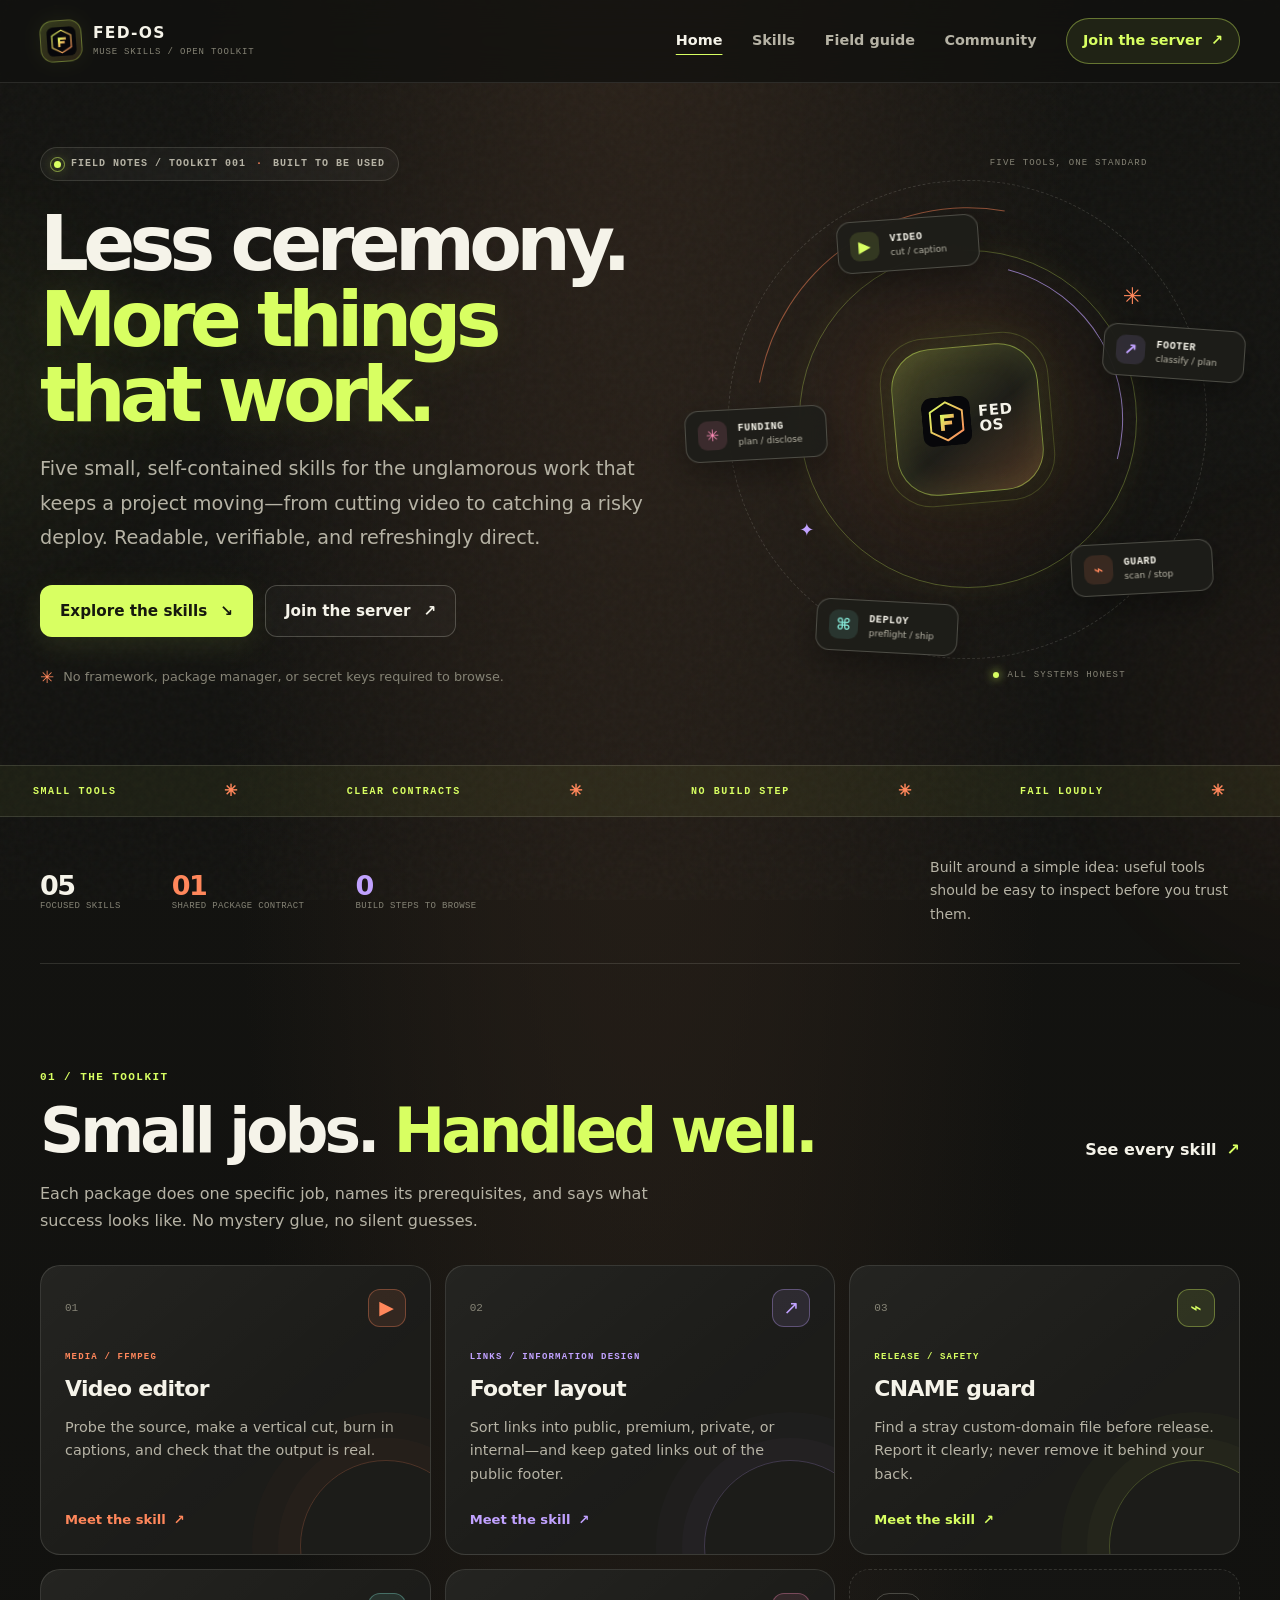
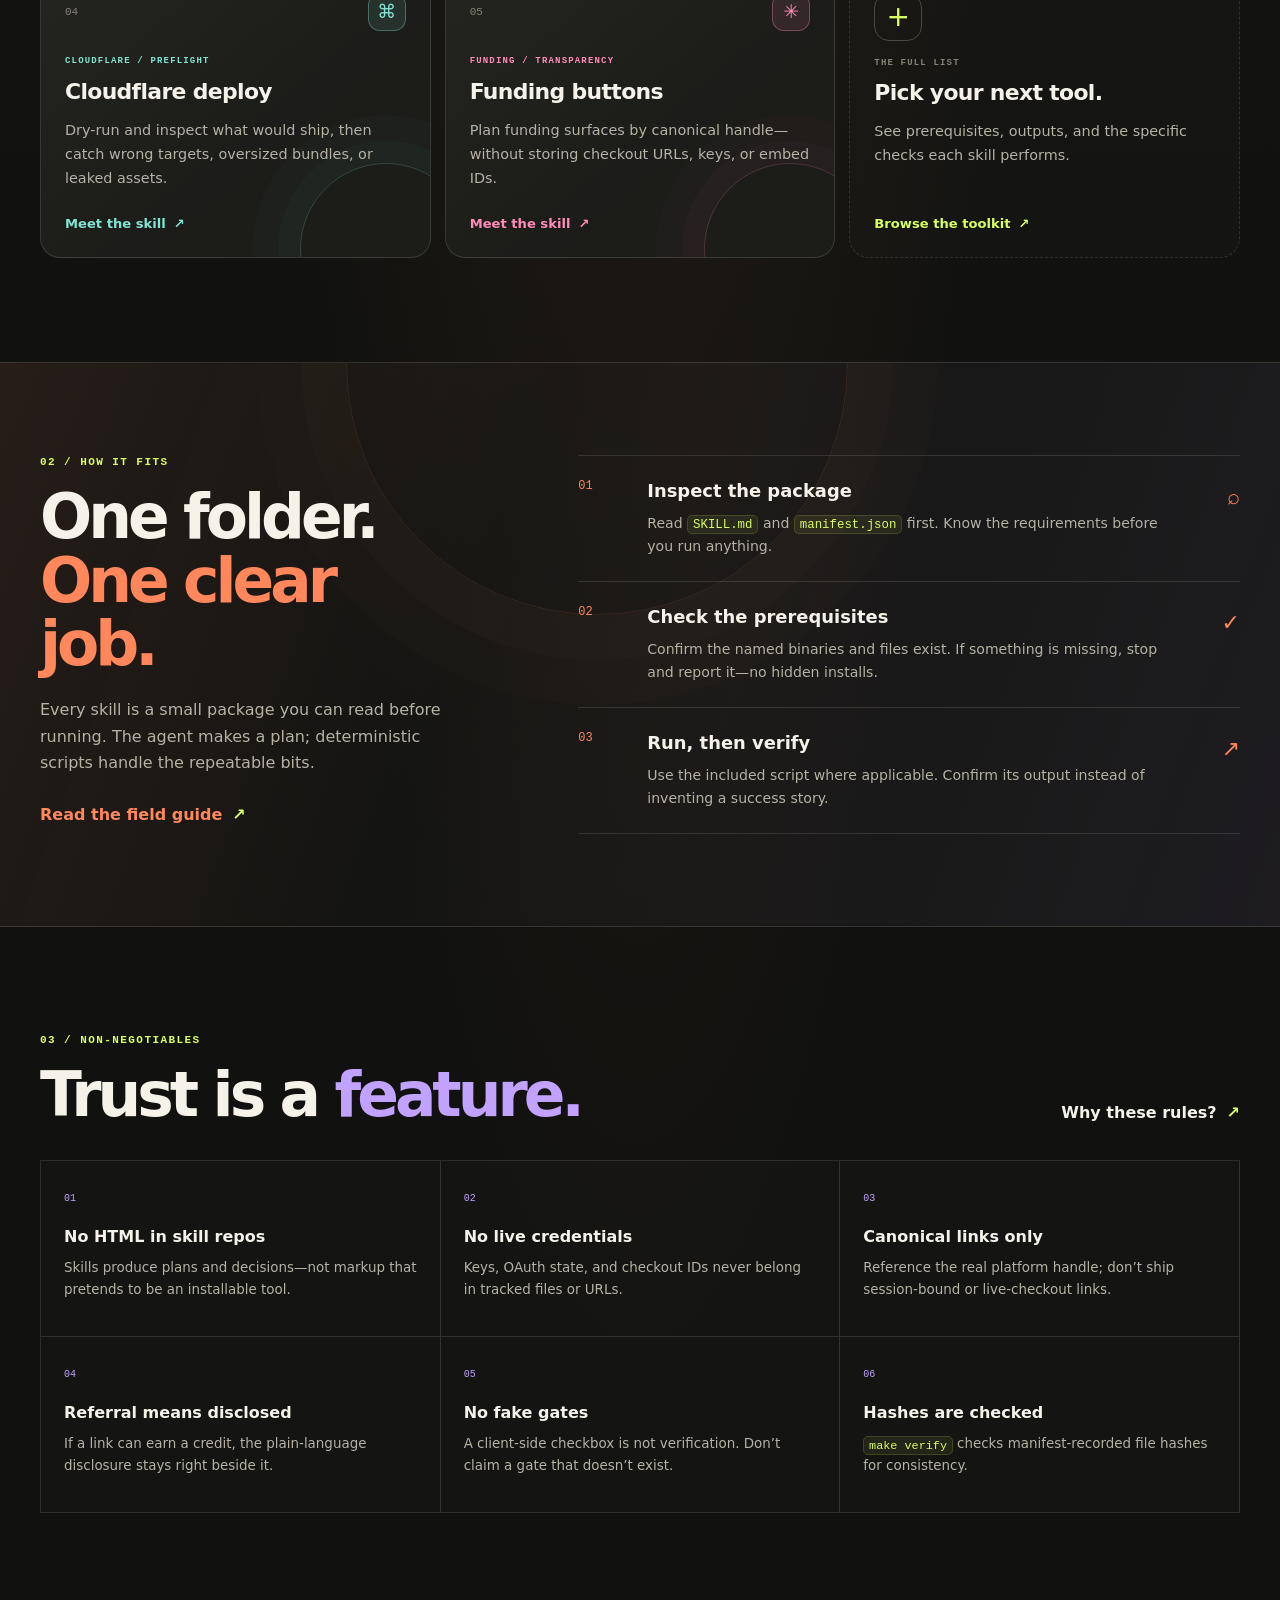
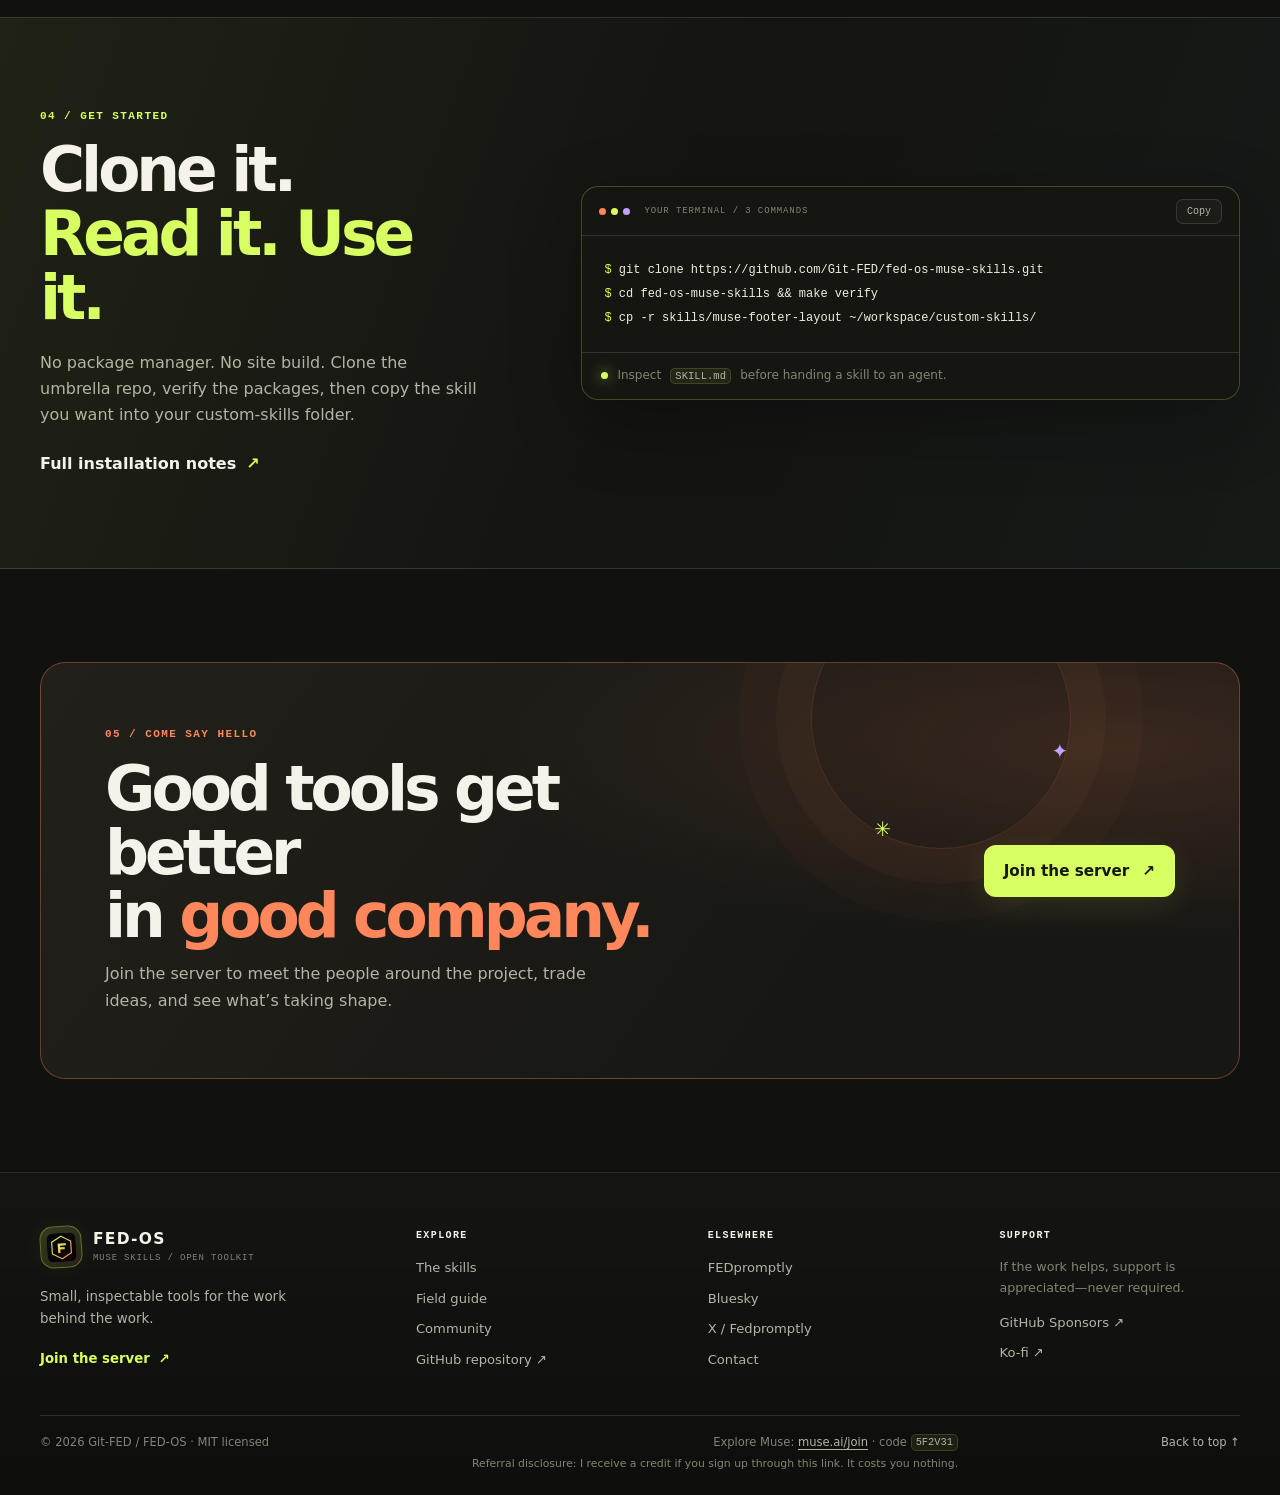
<file: index.html>
<!doctype html>
<html lang="en">
<head>
  <meta charset="utf-8" />
  <meta name="viewport" content="width=device-width, initial-scale=1" />
  <meta name="theme-color" content="#11110f" />
  <meta name="description" content="A practical fleet of five self-contained Muse agent skills: focused tools, clear contracts, and no build-step ceremony." />
  <meta property="og:type" content="website" />
  <meta property="og:title" content="FED-OS Muse Skills — tools with a point of view" />
  <meta property="og:description" content="Five focused agent skills. One honest contract. No build-step ceremony." />
  <meta property="og:image" content="assets/images/social-preview.png" />
  <meta name="twitter:card" content="summary_large_image" />
  <title>FED-OS Muse Skills — tools with a point of view</title>
  <link rel="icon" type="image/svg+xml" href="assets/images/favicon.svg" />
  <link rel="icon" type="image/x-icon" href="assets/images/favicon.ico" />
  <link rel="apple-touch-icon" href="assets/images/favicon.png" />
  <link rel="stylesheet" href="assets/css/main.css" />
</head>
<body>
  <a class="skip-link" href="#main">Skip to content</a>
  <div class="ambient ambient-one" aria-hidden="true"></div>
  <div class="ambient ambient-two" aria-hidden="true"></div>
  <div class="noise" aria-hidden="true"></div>

  <header class="site-header">
    <div class="wrap header-inner">
      <a class="brand" href="index.html" aria-label="FED-OS Muse Skills home">
        <span class="brand-mark"><img src="assets/images/logo.svg" alt="" width="36" height="36" /></span>
        <span class="brand-copy"><strong>FED-OS</strong><small>MUSE SKILLS / OPEN TOOLKIT</small></span>
      </a>
      <button class="nav-toggle" type="button" aria-expanded="false" aria-controls="primary-nav" aria-label="Open navigation"><span></span><span></span></button>
      <nav class="nav" id="primary-nav" aria-label="Primary navigation">
        <a href="index.html" aria-current="page">Home</a>
        <a href="skills.html">Skills</a>
        <a href="guide.html">Field guide</a>
        <a href="community.html">Community</a>
        <a class="nav-join" href="https://beta.echoed.gg/invite/65dd48216ed4d23bb2ca" target="_blank" rel="noopener noreferrer">Join the server <span aria-hidden="true">↗</span></a>
      </nav>
    </div>
  </header>

  <main id="main">
    <section class="hero wrap">
      <div class="hero-copy" data-reveal>
        <p class="eyebrow"><span class="eyebrow-pulse"></span> FIELD NOTES / TOOLKIT 001 <span class="eyebrow-divider">·</span> BUILT TO BE USED</p>
        <h1>Less ceremony.<br /><span class="headline-accent">More things that work.</span></h1>
        <p class="hero-lede">Five small, self-contained skills for the unglamorous work that keeps a project moving—from cutting video to catching a risky deploy. Readable, verifiable, and refreshingly direct.</p>
        <div class="hero-actions">
          <a class="button button-lime" href="skills.html">Explore the skills <span aria-hidden="true">↘</span></a>
          <a class="button button-outline" href="https://beta.echoed.gg/invite/65dd48216ed4d23bb2ca" target="_blank" rel="noopener noreferrer">Join the server <span aria-hidden="true">↗</span></a>
        </div>
        <div class="hero-footnote"><span class="tiny-spark" aria-hidden="true">✳</span> No framework, package manager, or secret keys required to browse.</div>
      </div>
      <div class="hero-visual" data-reveal aria-label="Illustration of a five-skill toolkit orbiting a central agent" role="img">
        <div class="visual-orbit orbit-outer"></div><div class="visual-orbit orbit-inner"></div>
        <div class="orbit-dash dash-one"></div><div class="orbit-dash dash-two"></div>
        <div class="orbit-core"><span class="core-glow"></span><img src="assets/images/logo.svg" alt="" /><b>FED<br />OS</b></div>
        <div class="orbit-node node-video"><span class="node-icon">▶</span><b>VIDEO</b><small>cut / caption</small></div>
        <div class="orbit-node node-footer"><span class="node-icon">↗</span><b>FOOTER</b><small>classify / plan</small></div>
        <div class="orbit-node node-guard"><span class="node-icon">⌁</span><b>GUARD</b><small>scan / stop</small></div>
        <div class="orbit-node node-deploy"><span class="node-icon">⌘</span><b>DEPLOY</b><small>preflight / ship</small></div>
        <div class="orbit-node node-fund"><span class="node-icon">✳</span><b>FUNDING</b><small>plan / disclose</small></div>
        <div class="visual-label label-top">FIVE TOOLS, ONE STANDARD</div>
        <div class="visual-label label-bottom"><i></i> ALL SYSTEMS HONEST</div>
        <span class="visual-star star-a" aria-hidden="true">✳</span><span class="visual-star star-b" aria-hidden="true">✦</span>
      </div>
    </section>

    <div class="ticker" aria-label="Open source · small tools · clear contracts · no hidden setup">
      <div class="ticker-track" aria-hidden="true"><span>SMALL TOOLS</span><b>✳</b><span>CLEAR CONTRACTS</span><b>✳</b><span>NO BUILD STEP</span><b>✳</b><span>FAIL LOUDLY</span><b>✳</b><span>SMALL TOOLS</span><b>✳</b><span>CLEAR CONTRACTS</span><b>✳</b><span>NO BUILD STEP</span><b>✳</b><span>FAIL LOUDLY</span><b>✳</b></div>
    </div>

    <section class="intro-strip wrap" aria-label="Project at a glance">
      <div class="intro-stat"><strong>05</strong><span>focused skills</span></div>
      <div class="intro-stat"><strong>01</strong><span>shared package contract</span></div>
      <div class="intro-stat"><strong>0</strong><span>build steps to browse</span></div>
      <p>Built around a simple idea: useful tools should be easy to inspect before you trust them.</p>
    </section>

    <section class="section-block wrap" id="toolkit">
      <div class="section-heading" data-reveal>
        <div><p class="section-kicker">01 / THE TOOLKIT</p><h2>Small jobs. <span class="text-lime">Handled well.</span></h2></div>
        <a class="text-link" href="skills.html">See every skill <span aria-hidden="true">↗</span></a>
      </div>
      <p class="section-intro">Each package does one specific job, names its prerequisites, and says what success looks like. No mystery glue, no silent guesses.</p>
      <div class="skill-grid">
        <article class="skill-card card-orange" data-reveal><div class="card-top"><span class="card-index">01</span><span class="card-glyph">▶</span></div><p class="card-label">MEDIA / FFMPEG</p><h3>Video editor</h3><p>Probe the source, make a vertical cut, burn in captions, and check that the output is real.</p><a href="skills.html#video-editor">Meet the skill <span aria-hidden="true">↗</span></a></article>
        <article class="skill-card card-violet" data-reveal><div class="card-top"><span class="card-index">02</span><span class="card-glyph">↗</span></div><p class="card-label">LINKS / INFORMATION DESIGN</p><h3>Footer layout</h3><p>Sort links into public, premium, private, or internal—and keep gated links out of the public footer.</p><a href="skills.html#footer-layout">Meet the skill <span aria-hidden="true">↗</span></a></article>
        <article class="skill-card card-lime" data-reveal><div class="card-top"><span class="card-index">03</span><span class="card-glyph">⌁</span></div><p class="card-label">RELEASE / SAFETY</p><h3>CNAME guard</h3><p>Find a stray custom-domain file before release. Report it clearly; never remove it behind your back.</p><a href="skills.html#cname-guard">Meet the skill <span aria-hidden="true">↗</span></a></article>
        <article class="skill-card card-cyan" data-reveal><div class="card-top"><span class="card-index">04</span><span class="card-glyph">⌘</span></div><p class="card-label">CLOUDFLARE / PREFLIGHT</p><h3>Cloudflare deploy</h3><p>Dry-run and inspect what would ship, then catch wrong targets, oversized bundles, or leaked assets.</p><a href="skills.html#cloudflare-deploy">Meet the skill <span aria-hidden="true">↗</span></a></article>
        <article class="skill-card card-pink" data-reveal><div class="card-top"><span class="card-index">05</span><span class="card-glyph">✳</span></div><p class="card-label">FUNDING / TRANSPARENCY</p><h3>Funding buttons</h3><p>Plan funding surfaces by canonical handle—without storing checkout URLs, keys, or embed IDs.</p><a href="skills.html#funding-buttons">Meet the skill <span aria-hidden="true">↗</span></a></article>
        <a class="skill-card card-more" href="skills.html" data-reveal><div class="more-mark">+</div><p class="card-label">THE FULL LIST</p><h3>Pick your next tool.</h3><p>See prerequisites, outputs, and the specific checks each skill performs.</p><span class="more-link">Browse the toolkit <span aria-hidden="true">↗</span></span></a>
      </div>
    </section>

    <section class="flow-section">
      <div class="wrap flow-inner">
        <div class="flow-copy" data-reveal><p class="section-kicker">02 / HOW IT FITS</p><h2>One folder.<br /><span class="text-orange">One clear job.</span></h2><p>Every skill is a small package you can read before running. The agent makes a plan; deterministic scripts handle the repeatable bits.</p><a class="text-link" href="guide.html">Read the field guide <span aria-hidden="true">↗</span></a></div>
        <div class="flow-steps">
          <article class="flow-step" data-reveal><span class="step-number">01</span><div><h3>Inspect the package</h3><p>Read <code>SKILL.md</code> and <code>manifest.json</code> first. Know the requirements before you run anything.</p></div><span class="step-mark">⌕</span></article>
          <article class="flow-step" data-reveal><span class="step-number">02</span><div><h3>Check the prerequisites</h3><p>Confirm the named binaries and files exist. If something is missing, stop and report it—no hidden installs.</p></div><span class="step-mark">✓</span></article>
          <article class="flow-step" data-reveal><span class="step-number">03</span><div><h3>Run, then verify</h3><p>Use the included script where applicable. Confirm its output instead of inventing a success story.</p></div><span class="step-mark">↗</span></article>
        </div>
      </div>
    </section>

    <section class="section-block wrap" id="principles">
      <div class="section-heading" data-reveal><div><p class="section-kicker">03 / NON-NEGOTIABLES</p><h2>Trust is a <span class="text-violet">feature.</span></h2></div><a class="text-link" href="guide.html#principles">Why these rules? <span aria-hidden="true">↗</span></a></div>
      <div class="principle-grid">
        <article class="principle" data-reveal><span>01</span><h3>No HTML in skill repos</h3><p>Skills produce plans and decisions—not markup that pretends to be an installable tool.</p></article>
        <article class="principle" data-reveal><span>02</span><h3>No live credentials</h3><p>Keys, OAuth state, and checkout IDs never belong in tracked files or URLs.</p></article>
        <article class="principle" data-reveal><span>03</span><h3>Canonical links only</h3><p>Reference the real platform handle; don’t ship session-bound or live-checkout links.</p></article>
        <article class="principle" data-reveal><span>04</span><h3>Referral means disclosed</h3><p>If a link can earn a credit, the plain-language disclosure stays right beside it.</p></article>
        <article class="principle" data-reveal><span>05</span><h3>No fake gates</h3><p>A client-side checkbox is not verification. Don’t claim a gate that doesn’t exist.</p></article>
        <article class="principle" data-reveal><span>06</span><h3>Hashes are checked</h3><p><code>make verify</code> checks manifest-recorded file hashes for consistency.</p></article>
      </div>
    </section>

    <section class="install-band" id="install">
      <div class="wrap install-grid">
        <div data-reveal><p class="section-kicker">04 / GET STARTED</p><h2>Clone it.<br /><span class="text-lime">Read it. Use it.</span></h2><p class="install-copy">No package manager. No site build. Clone the umbrella repo, verify the packages, then copy the skill you want into your custom-skills folder.</p><a class="text-link" href="guide.html#install">Full installation notes <span aria-hidden="true">↗</span></a></div>
        <div class="terminal-card" data-reveal><div class="terminal-top"><span class="terminal-dots"><i></i><i></i><i></i></span><span>YOUR TERMINAL / 3 COMMANDS</span><button class="copy-button" type="button" data-copy="install-command" aria-label="Copy install commands">Copy</button></div><pre><code id="install-command"><span class="terminal-muted">$</span> git clone https://github.com/Git-FED/fed-os-muse-skills.git
<span class="terminal-muted">$</span> cd fed-os-muse-skills &amp;&amp; make verify
<span class="terminal-muted">$</span> cp -r skills/muse-footer-layout ~/workspace/custom-skills/</code></pre><p class="terminal-caption"><span class="status-dot"></span> Inspect <code>SKILL.md</code> before handing a skill to an agent.</p></div>
      </div>
    </section>

    <section class="community-callout wrap" data-reveal>
      <div class="callout-decoration" aria-hidden="true"><span>✳</span><span>✦</span><span>✳</span></div>
      <div><p class="section-kicker">05 / COME SAY HELLO</p><h2>Good tools get better<br />in <span class="text-orange">good company.</span></h2><p>Join the server to meet the people around the project, trade ideas, and see what’s taking shape.</p></div>
      <a class="button button-lime" href="https://beta.echoed.gg/invite/65dd48216ed4d23bb2ca" target="_blank" rel="noopener noreferrer">Join the server <span aria-hidden="true">↗</span></a>
    </section>
  </main>

  <footer class="site-footer">
    <div class="wrap footer-main">
      <div class="footer-brand"><a class="brand" href="index.html"><span class="brand-mark"><img src="assets/images/logo.svg" alt="" width="36" height="36" /></span><span class="brand-copy"><strong>FED-OS</strong><small>MUSE SKILLS / OPEN TOOLKIT</small></span></a><p>Small, inspectable tools for the work behind the work.</p><a class="footer-server" href="https://beta.echoed.gg/invite/65dd48216ed4d23bb2ca" target="_blank" rel="noopener noreferrer">Join the server <span aria-hidden="true">↗</span></a></div>
      <div class="footer-col"><h3>Explore</h3><a href="skills.html">The skills</a><a href="guide.html">Field guide</a><a href="community.html">Community</a><a href="https://github.com/Git-FED/fed-os-muse-skills" target="_blank" rel="noopener noreferrer">GitHub repository ↗</a></div>
      <div class="footer-col"><h3>Elsewhere</h3><a href="https://www.fedpromptly.org" target="_blank" rel="noopener noreferrer">FEDpromptly</a><a href="https://bsky.app/profile/fed-os.bsky.social" target="_blank" rel="noopener noreferrer">Bluesky</a><a href="https://x.com/Fedpromptly" target="_blank" rel="noopener noreferrer">X / Fedpromptly</a><a href="mailto:contact@fedpromptly.com">Contact</a></div>
      <div class="footer-col footer-support"><h3>Support</h3><p>If the work helps, support is appreciated—never required.</p><a href="https://github.com/sponsors/Git-FED" target="_blank" rel="noopener noreferrer">GitHub Sponsors ↗</a><a href="https://ko-fi.com/fedpromptly" target="_blank" rel="noopener noreferrer">Ko-fi ↗</a></div>
    </div>
    <div class="wrap footer-bottom"><span>© <span data-year>2026</span> Git-FED / FED-OS · MIT licensed</span><span class="footer-muse">Explore Muse: <a href="https://muse.ai/join" target="_blank" rel="noopener noreferrer">muse.ai/join</a> · code <code>5F2V31</code><span class="disclosure">Referral disclosure: I receive a credit if you sign up through this link. It costs you nothing.</span></span><a href="#main" class="back-top">Back to top ↑</a></div>
  </footer>
  <script src="assets/js/app.js" defer></script>
</body>
</html>
</file>
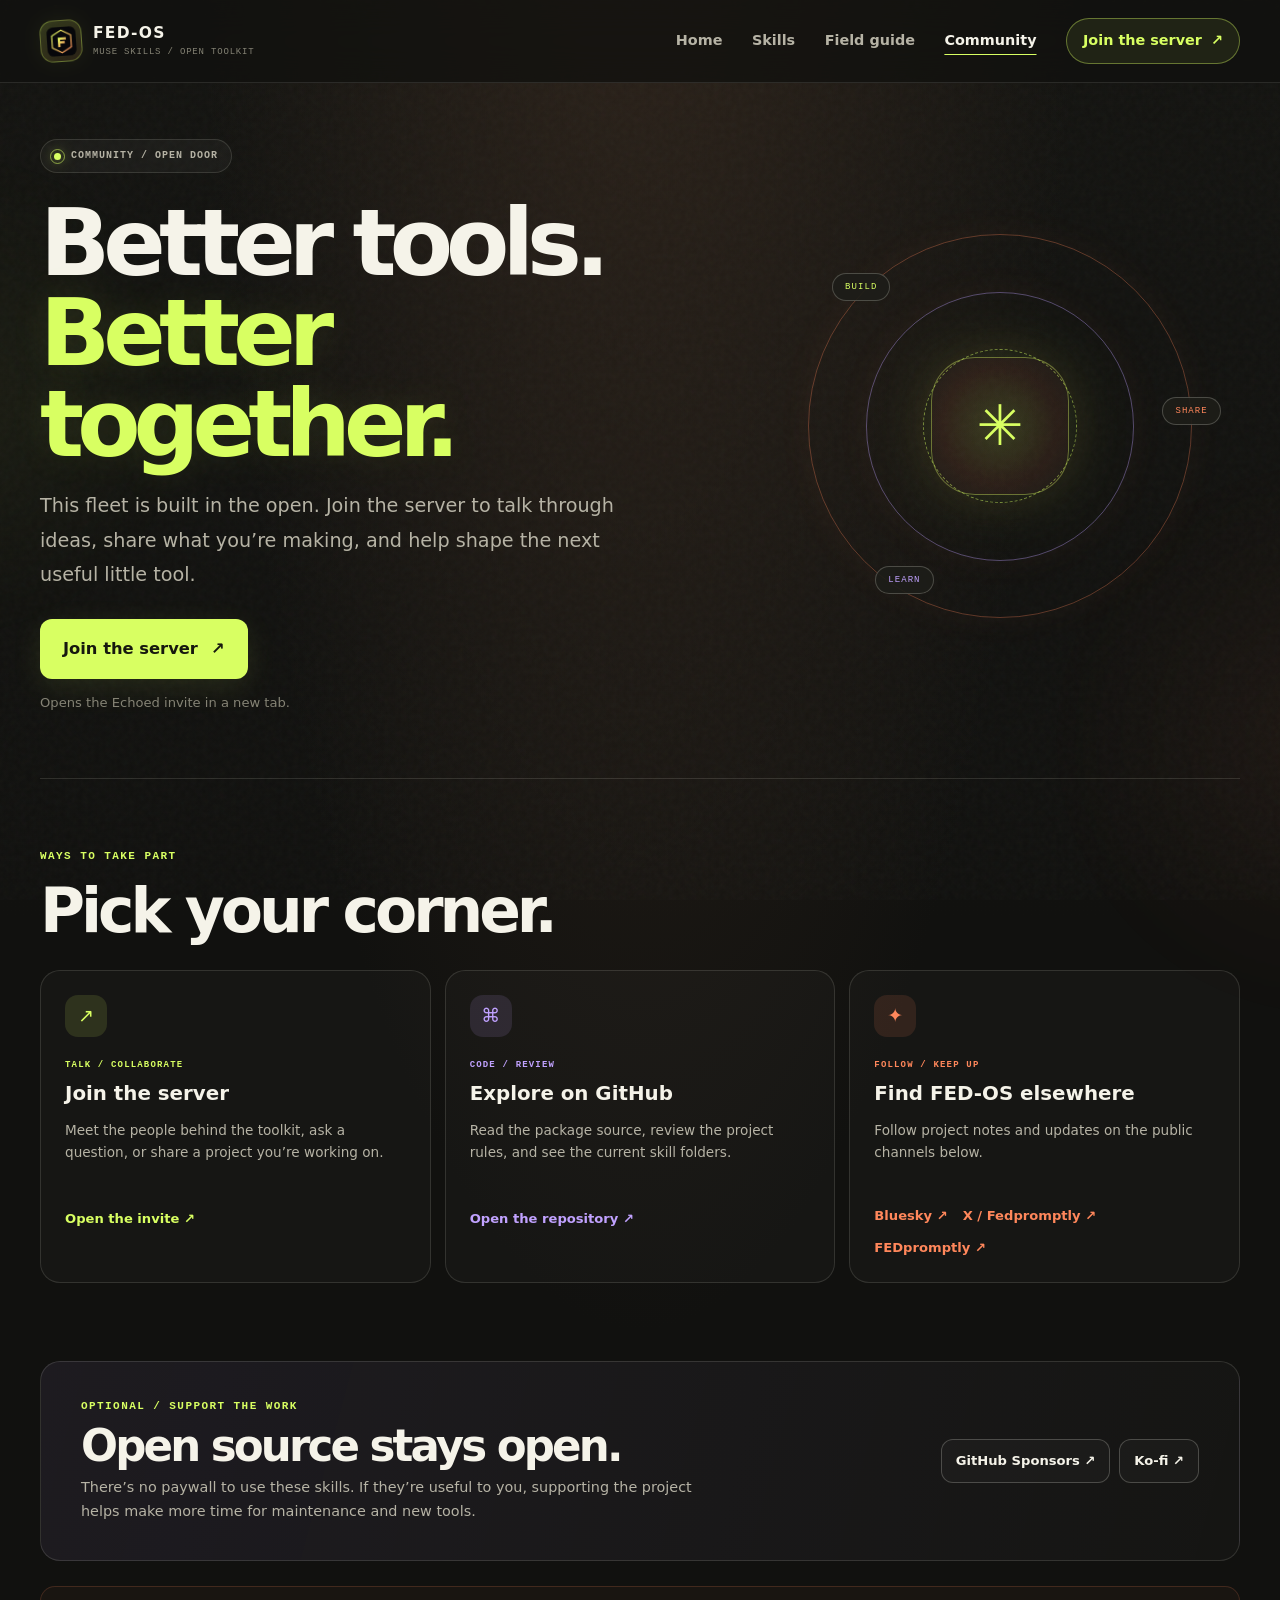
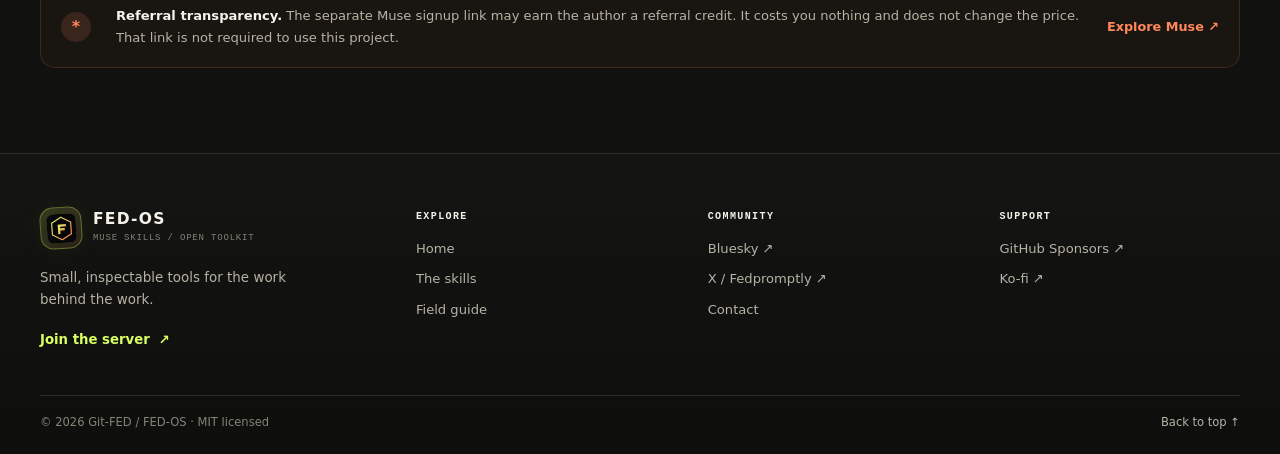
<file: community.html>
<!doctype html>
<html lang="en">
<head>
  <meta charset="utf-8" /><meta name="viewport" content="width=device-width, initial-scale=1" /><meta name="theme-color" content="#11110f" /><meta name="description" content="Meet the FED-OS Muse Skills community, join the server, and follow the project." />
  <title>Community — FED-OS Muse Skills</title>
  <link rel="icon" type="image/svg+xml" href="assets/images/favicon.svg" /><link rel="icon" type="image/x-icon" href="assets/images/favicon.ico" /><link rel="apple-touch-icon" href="assets/images/favicon.png" /><link rel="stylesheet" href="assets/css/main.css" />
</head>
<body>
  <a class="skip-link" href="#main">Skip to content</a><div class="ambient ambient-one" aria-hidden="true"></div><div class="ambient ambient-two" aria-hidden="true"></div><div class="noise" aria-hidden="true"></div>
  <header class="site-header"><div class="wrap header-inner"><a class="brand" href="index.html" aria-label="FED-OS Muse Skills home"><span class="brand-mark"><img src="assets/images/logo.svg" alt="" width="36" height="36" /></span><span class="brand-copy"><strong>FED-OS</strong><small>MUSE SKILLS / OPEN TOOLKIT</small></span></a><button class="nav-toggle" type="button" aria-expanded="false" aria-controls="primary-nav" aria-label="Open navigation"><span></span><span></span></button><nav class="nav" id="primary-nav" aria-label="Primary navigation"><a href="index.html">Home</a><a href="skills.html">Skills</a><a href="guide.html">Field guide</a><a href="community.html" aria-current="page">Community</a><a class="nav-join" href="https://beta.echoed.gg/invite/65dd48216ed4d23bb2ca" target="_blank" rel="noopener noreferrer">Join the server <span aria-hidden="true">↗</span></a></nav></div></header>
  <main id="main">
    <section class="community-hero wrap" data-reveal><div class="community-hero-copy"><p class="eyebrow"><span class="eyebrow-pulse"></span> COMMUNITY / OPEN DOOR</p><h1>Better tools.<br /><span class="headline-accent">Better together.</span></h1><p class="hero-lede">This fleet is built in the open. Join the server to talk through ideas, share what you’re making, and help shape the next useful little tool.</p><a class="button button-lime button-large" href="https://beta.echoed.gg/invite/65dd48216ed4d23bb2ca" target="_blank" rel="noopener noreferrer">Join the server <span aria-hidden="true">↗</span></a><p class="fine-print">Opens the Echoed invite in a new tab.</p></div><div class="community-art" aria-hidden="true"><div class="community-ring ring-a"></div><div class="community-ring ring-b"></div><div class="community-ring ring-c"></div><div class="community-spark">✳</div><span class="community-orbit-tag tag-a">BUILD</span><span class="community-orbit-tag tag-b">SHARE</span><span class="community-orbit-tag tag-c">LEARN</span></div></section>
    <section class="wrap community-details"><div class="section-heading" data-reveal><div><p class="section-kicker">WAYS TO TAKE PART</p><h2>Pick your corner.</h2></div></div><div class="community-grid"><article class="community-card" data-reveal><span class="community-icon icon-lime">↗</span><p class="card-label">TALK / COLLABORATE</p><h3>Join the server</h3><p>Meet the people behind the toolkit, ask a question, or share a project you’re working on.</p><a href="https://beta.echoed.gg/invite/65dd48216ed4d23bb2ca" target="_blank" rel="noopener noreferrer">Open the invite <span aria-hidden="true">↗</span></a></article><article class="community-card" data-reveal><span class="community-icon icon-violet">⌘</span><p class="card-label">CODE / REVIEW</p><h3>Explore on GitHub</h3><p>Read the package source, review the project rules, and see the current skill folders.</p><a href="https://github.com/Git-FED/fed-os-muse-skills" target="_blank" rel="noopener noreferrer">Open the repository <span aria-hidden="true">↗</span></a></article><article class="community-card" data-reveal><span class="community-icon icon-orange">✦</span><p class="card-label">FOLLOW / KEEP UP</p><h3>Find FED-OS elsewhere</h3><p>Follow project notes and updates on the public channels below.</p><div class="social-links"><a href="https://bsky.app/profile/fed-os.bsky.social" target="_blank" rel="noopener noreferrer">Bluesky ↗</a><a href="https://x.com/Fedpromptly" target="_blank" rel="noopener noreferrer">X / Fedpromptly ↗</a><a href="https://www.fedpromptly.org" target="_blank" rel="noopener noreferrer">FEDpromptly ↗</a></div></article></div></section>
    <section class="support-band wrap" data-reveal><div><p class="section-kicker">OPTIONAL / SUPPORT THE WORK</p><h2>Open source stays open.</h2><p>There’s no paywall to use these skills. If they’re useful to you, supporting the project helps make more time for maintenance and new tools.</p></div><div class="support-actions"><a class="button button-outline" href="https://github.com/sponsors/Git-FED" target="_blank" rel="noopener noreferrer">GitHub Sponsors ↗</a><a class="button button-outline" href="https://ko-fi.com/fedpromptly" target="_blank" rel="noopener noreferrer">Ko-fi ↗</a></div></section>
    <section class="referral-note wrap"><div class="referral-mark">*</div><p><b>Referral transparency.</b> The separate Muse signup link may earn the author a referral credit. It costs you nothing and does not change the price. That link is not required to use this project.</p><a href="https://muse.ai/join" target="_blank" rel="noopener noreferrer">Explore Muse ↗</a></section>
  </main>
  <footer class="site-footer"><div class="wrap footer-main"><div class="footer-brand"><a class="brand" href="index.html"><span class="brand-mark"><img src="assets/images/logo.svg" alt="" width="36" height="36" /></span><span class="brand-copy"><strong>FED-OS</strong><small>MUSE SKILLS / OPEN TOOLKIT</small></span></a><p>Small, inspectable tools for the work behind the work.</p><a class="footer-server" href="https://beta.echoed.gg/invite/65dd48216ed4d23bb2ca" target="_blank" rel="noopener noreferrer">Join the server <span aria-hidden="true">↗</span></a></div><div class="footer-col"><h3>Explore</h3><a href="index.html">Home</a><a href="skills.html">The skills</a><a href="guide.html">Field guide</a></div><div class="footer-col"><h3>Community</h3><a href="https://bsky.app/profile/fed-os.bsky.social" target="_blank" rel="noopener noreferrer">Bluesky ↗</a><a href="https://x.com/Fedpromptly" target="_blank" rel="noopener noreferrer">X / Fedpromptly ↗</a><a href="mailto:contact@fedpromptly.com">Contact</a></div><div class="footer-col"><h3>Support</h3><a href="https://github.com/sponsors/Git-FED" target="_blank" rel="noopener noreferrer">GitHub Sponsors ↗</a><a href="https://ko-fi.com/fedpromptly" target="_blank" rel="noopener noreferrer">Ko-fi ↗</a></div></div><div class="wrap footer-bottom"><span>© <span data-year>2026</span> Git-FED / FED-OS · MIT licensed</span><a href="#main" class="back-top">Back to top ↑</a></div></footer>
  <script src="assets/js/app.js" defer></script>
</body>
</html>
</file>
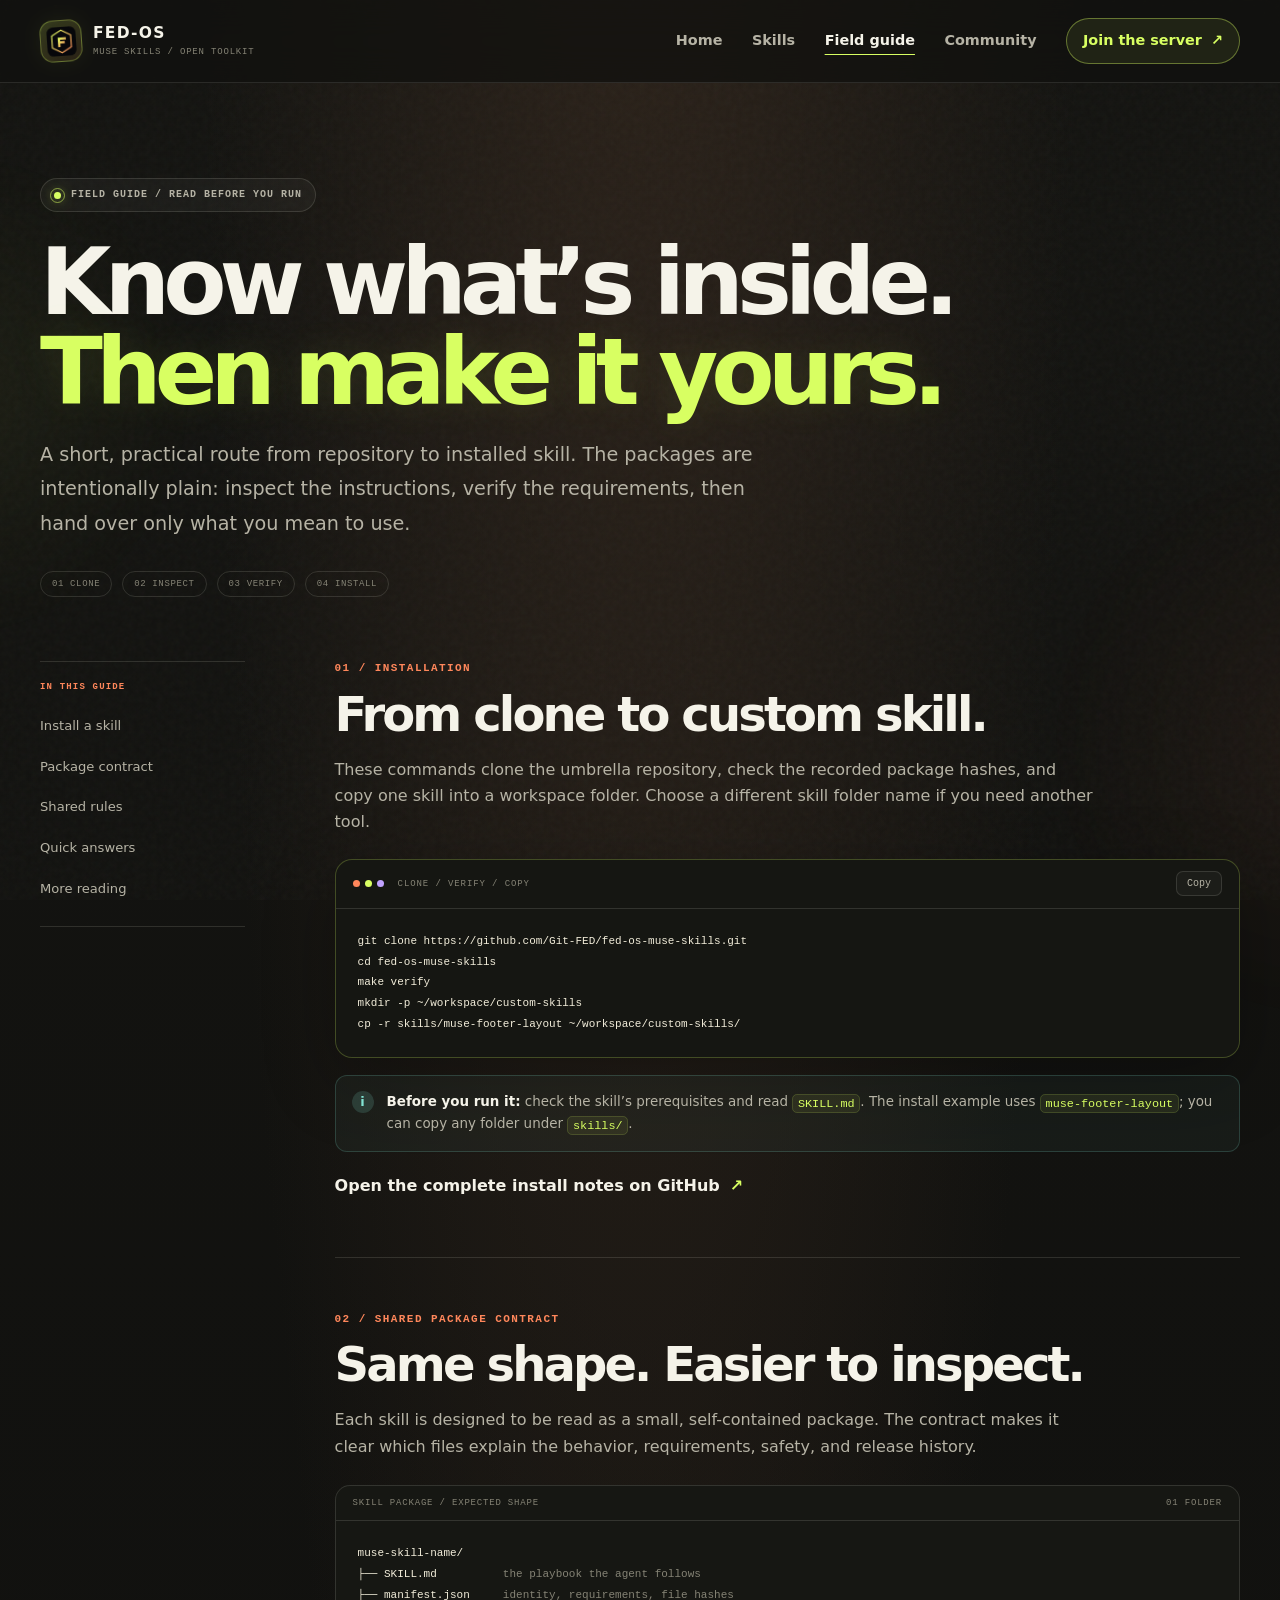
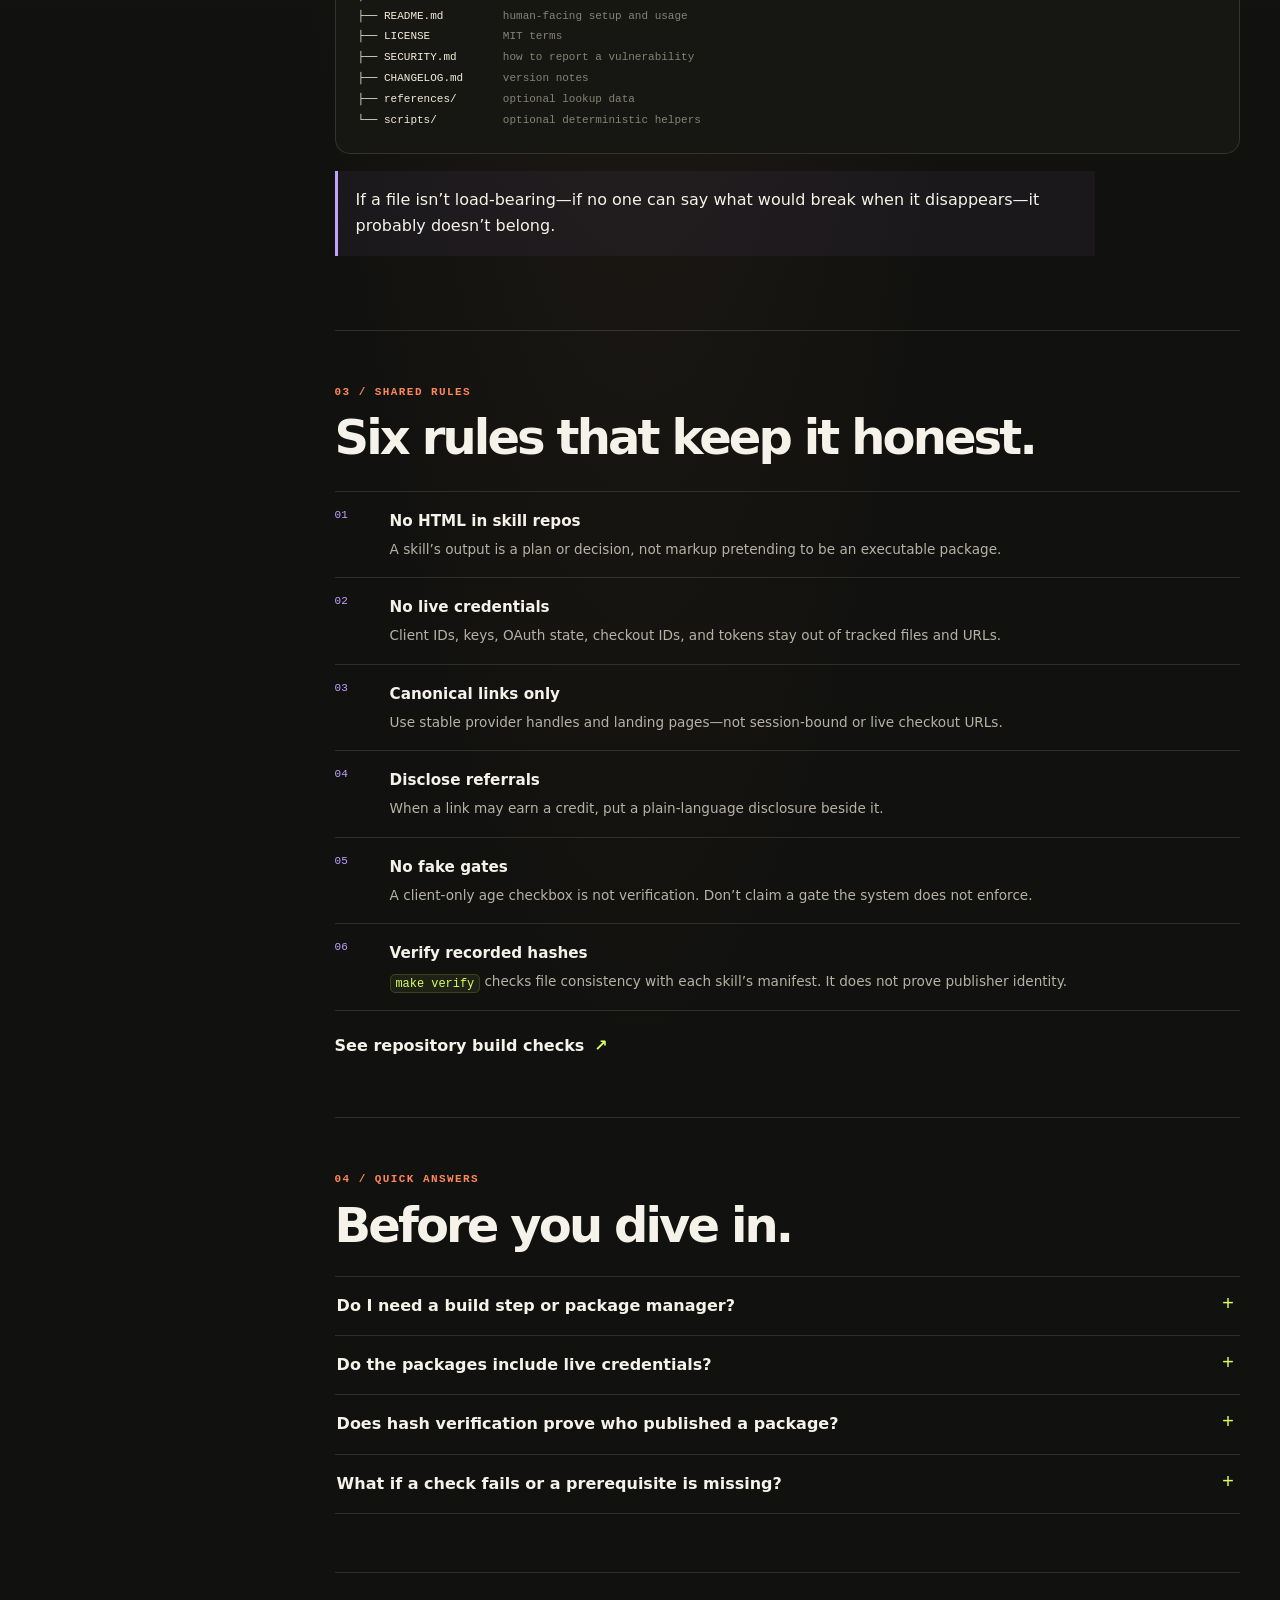
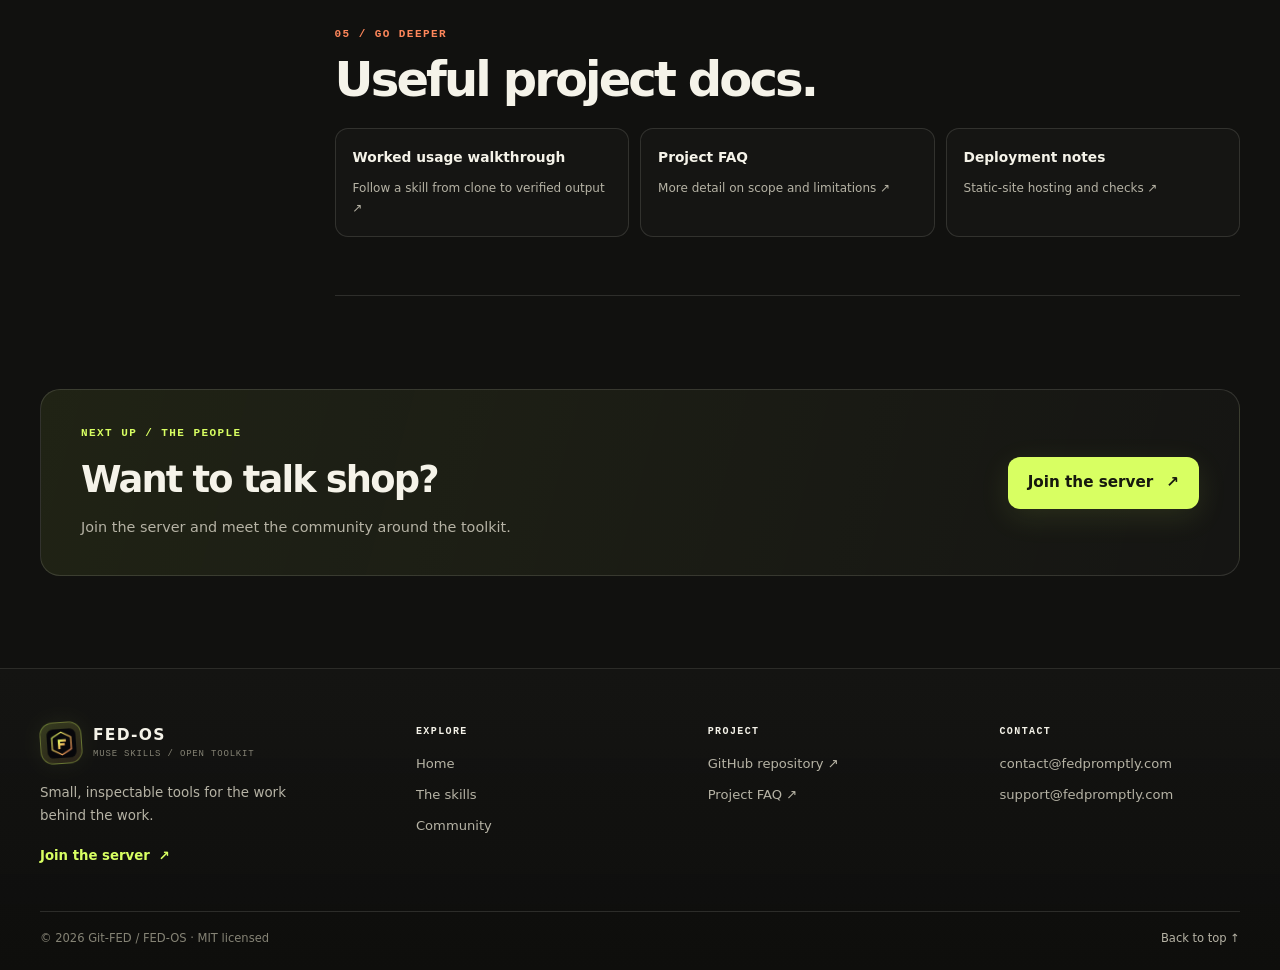
<file: guide.html>
<!doctype html>
<html lang="en">
<head>
  <meta charset="utf-8" /><meta name="viewport" content="width=device-width, initial-scale=1" /><meta name="theme-color" content="#11110f" />
  <meta name="description" content="Install a FED-OS Muse skill, understand its package contract, and see the principles behind the fleet." />
  <title>Field Guide — FED-OS Muse Skills</title>
  <link rel="icon" type="image/svg+xml" href="assets/images/favicon.svg" /><link rel="icon" type="image/x-icon" href="assets/images/favicon.ico" /><link rel="apple-touch-icon" href="assets/images/favicon.png" /><link rel="stylesheet" href="assets/css/main.css" />
</head>
<body>
  <a class="skip-link" href="#main">Skip to content</a><div class="ambient ambient-one" aria-hidden="true"></div><div class="ambient ambient-two" aria-hidden="true"></div><div class="noise" aria-hidden="true"></div>
  <header class="site-header"><div class="wrap header-inner"><a class="brand" href="index.html" aria-label="FED-OS Muse Skills home"><span class="brand-mark"><img src="assets/images/logo.svg" alt="" width="36" height="36" /></span><span class="brand-copy"><strong>FED-OS</strong><small>MUSE SKILLS / OPEN TOOLKIT</small></span></a><button class="nav-toggle" type="button" aria-expanded="false" aria-controls="primary-nav" aria-label="Open navigation"><span></span><span></span></button><nav class="nav" id="primary-nav" aria-label="Primary navigation"><a href="index.html">Home</a><a href="skills.html">Skills</a><a href="guide.html" aria-current="page">Field guide</a><a href="community.html">Community</a><a class="nav-join" href="https://beta.echoed.gg/invite/65dd48216ed4d23bb2ca" target="_blank" rel="noopener noreferrer">Join the server <span aria-hidden="true">↗</span></a></nav></div></header>
  <main id="main">
    <section class="page-hero wrap" data-reveal><p class="eyebrow"><span class="eyebrow-pulse"></span> FIELD GUIDE / READ BEFORE YOU RUN</p><h1>Know what’s inside.<br /><span class="headline-accent">Then make it yours.</span></h1><p class="hero-lede">A short, practical route from repository to installed skill. The packages are intentionally plain: inspect the instructions, verify the requirements, then hand over only what you mean to use.</p><div class="page-hero-meta"><span>01 CLONE</span><span>02 INSPECT</span><span>03 VERIFY</span><span>04 INSTALL</span></div></section>
    <section class="guide-layout wrap" id="install">
      <aside class="guide-rail"><p class="section-kicker">IN THIS GUIDE</p><a href="#install">Install a skill</a><a href="#contract">Package contract</a><a href="#principles">Shared rules</a><a href="#faq">Quick answers</a><a href="#more-reading">More reading</a></aside>
      <div class="guide-content">
        <section class="guide-section" data-reveal><p class="section-kicker">01 / INSTALLATION</p><h2>From clone to custom skill.</h2><p>These commands clone the umbrella repository, check the recorded package hashes, and copy one skill into a workspace folder. Choose a different skill folder name if you need another tool.</p><div class="terminal-card guide-terminal"><div class="terminal-top"><span class="terminal-dots"><i></i><i></i><i></i></span><span>CLONE / VERIFY / COPY</span><button class="copy-button" type="button" data-copy="guide-command" aria-label="Copy installation commands">Copy</button></div><pre><code id="guide-command">git clone https://github.com/Git-FED/fed-os-muse-skills.git
cd fed-os-muse-skills
make verify
mkdir -p ~/workspace/custom-skills
cp -r skills/muse-footer-layout ~/workspace/custom-skills/</code></pre></div><div class="note-card"><span class="note-mark">i</span><p><b>Before you run it:</b> check the skill’s prerequisites and read <code>SKILL.md</code>. The install example uses <code>muse-footer-layout</code>; you can copy any folder under <code>skills/</code>.</p></div><a class="text-link" href="https://github.com/Git-FED/fed-os-muse-skills/blob/main/docs/INSTALL.md" target="_blank" rel="noopener noreferrer">Open the complete install notes on GitHub <span aria-hidden="true">↗</span></a></section>
        <section class="guide-section" id="contract" data-reveal><p class="section-kicker">02 / SHARED PACKAGE CONTRACT</p><h2>Same shape. Easier to inspect.</h2><p>Each skill is designed to be read as a small, self-contained package. The contract makes it clear which files explain the behavior, requirements, safety, and release history.</p><div class="file-tree"><div class="tree-title"><span>SKILL PACKAGE / EXPECTED SHAPE</span><span>01 FOLDER</span></div><pre><code>muse-skill-name/
├── SKILL.md          <i>the playbook the agent follows</i>
├── manifest.json     <i>identity, requirements, file hashes</i>
├── README.md         <i>human-facing setup and usage</i>
├── LICENSE           <i>MIT terms</i>
├── SECURITY.md       <i>how to report a vulnerability</i>
├── CHANGELOG.md      <i>version notes</i>
├── references/       <i>optional lookup data</i>
└── scripts/          <i>optional deterministic helpers</i></code></pre></div><p class="guide-callout">If a file isn’t load-bearing—if no one can say what would break when it disappears—it probably doesn’t belong.</p></section>
        <section class="guide-section" id="principles" data-reveal><p class="section-kicker">03 / SHARED RULES</p><h2>Six rules that keep it honest.</h2><div class="rule-list"><article><b>01</b><div><h3>No HTML in skill repos</h3><p>A skill’s output is a plan or decision, not markup pretending to be an executable package.</p></div></article><article><b>02</b><div><h3>No live credentials</h3><p>Client IDs, keys, OAuth state, checkout IDs, and tokens stay out of tracked files and URLs.</p></div></article><article><b>03</b><div><h3>Canonical links only</h3><p>Use stable provider handles and landing pages—not session-bound or live checkout URLs.</p></div></article><article><b>04</b><div><h3>Disclose referrals</h3><p>When a link may earn a credit, put a plain-language disclosure beside it.</p></div></article><article><b>05</b><div><h3>No fake gates</h3><p>A client-only age checkbox is not verification. Don’t claim a gate the system does not enforce.</p></div></article><article><b>06</b><div><h3>Verify recorded hashes</h3><p><code>make verify</code> checks file consistency with each skill’s manifest. It does not prove publisher identity.</p></div></article></div><a class="text-link" href="https://github.com/Git-FED/fed-os-muse-skills/blob/main/docs/BUILD.md" target="_blank" rel="noopener noreferrer">See repository build checks <span aria-hidden="true">↗</span></a></section>
        <section class="guide-section" id="faq" data-reveal><p class="section-kicker">04 / QUICK ANSWERS</p><h2>Before you dive in.</h2><div class="faq-list"><details><summary>Do I need a build step or package manager?</summary><p>No. The public site and the skill packages are intentionally static. Clone the repository and use the included instructions and scripts.</p></details><details><summary>Do the packages include live credentials?</summary><p>No. The repository rule is to keep live credentials out. A requirement can name an environment variable, but tracked files should not contain its value.</p></details><details><summary>Does hash verification prove who published a package?</summary><p>No. <code>make verify</code> checks consistency between files and their recorded hashes. It is a useful integrity check, not an identity signature.</p></details><details><summary>What if a check fails or a prerequisite is missing?</summary><p>Stop and surface the specific failure. The skills are designed to prefer an explicit failure over silently switching tools or inventing a successful result.</p></details></div></section>
        <section class="guide-section reading-list" id="more-reading" data-reveal><p class="section-kicker">05 / GO DEEPER</p><h2>Useful project docs.</h2><div class="reading-grid"><a href="https://github.com/Git-FED/fed-os-muse-skills/blob/main/usage.md" target="_blank" rel="noopener noreferrer"><b>Worked usage walkthrough</b><span>Follow a skill from clone to verified output ↗</span></a><a href="https://github.com/Git-FED/fed-os-muse-skills/blob/main/FAQ.md" target="_blank" rel="noopener noreferrer"><b>Project FAQ</b><span>More detail on scope and limitations ↗</span></a><a href="https://github.com/Git-FED/fed-os-muse-skills/blob/main/docs/DEPLOYMENT.md" target="_blank" rel="noopener noreferrer"><b>Deployment notes</b><span>Static-site hosting and checks ↗</span></a></div></section>
      </div>
    </section>
    <section class="bottom-cta wrap" data-reveal><div><p class="section-kicker">NEXT UP / THE PEOPLE</p><h2>Want to talk shop?</h2><p>Join the server and meet the community around the toolkit.</p></div><a class="button button-lime" href="https://beta.echoed.gg/invite/65dd48216ed4d23bb2ca" target="_blank" rel="noopener noreferrer">Join the server <span aria-hidden="true">↗</span></a></section>
  </main>
  <footer class="site-footer"><div class="wrap footer-main"><div class="footer-brand"><a class="brand" href="index.html"><span class="brand-mark"><img src="assets/images/logo.svg" alt="" width="36" height="36" /></span><span class="brand-copy"><strong>FED-OS</strong><small>MUSE SKILLS / OPEN TOOLKIT</small></span></a><p>Small, inspectable tools for the work behind the work.</p><a class="footer-server" href="https://beta.echoed.gg/invite/65dd48216ed4d23bb2ca" target="_blank" rel="noopener noreferrer">Join the server <span aria-hidden="true">↗</span></a></div><div class="footer-col"><h3>Explore</h3><a href="index.html">Home</a><a href="skills.html">The skills</a><a href="community.html">Community</a></div><div class="footer-col"><h3>Project</h3><a href="https://github.com/Git-FED/fed-os-muse-skills" target="_blank" rel="noopener noreferrer">GitHub repository ↗</a><a href="https://github.com/Git-FED/fed-os-muse-skills/blob/main/FAQ.md" target="_blank" rel="noopener noreferrer">Project FAQ ↗</a></div><div class="footer-col"><h3>Contact</h3><a href="mailto:contact@fedpromptly.com">contact@fedpromptly.com</a><a href="mailto:support@fedpromptly.com">support@fedpromptly.com</a></div></div><div class="wrap footer-bottom"><span>© <span data-year>2026</span> Git-FED / FED-OS · MIT licensed</span><a href="#main" class="back-top">Back to top ↑</a></div></footer>
  <script src="assets/js/app.js" defer></script>
</body>
</html>
</file>
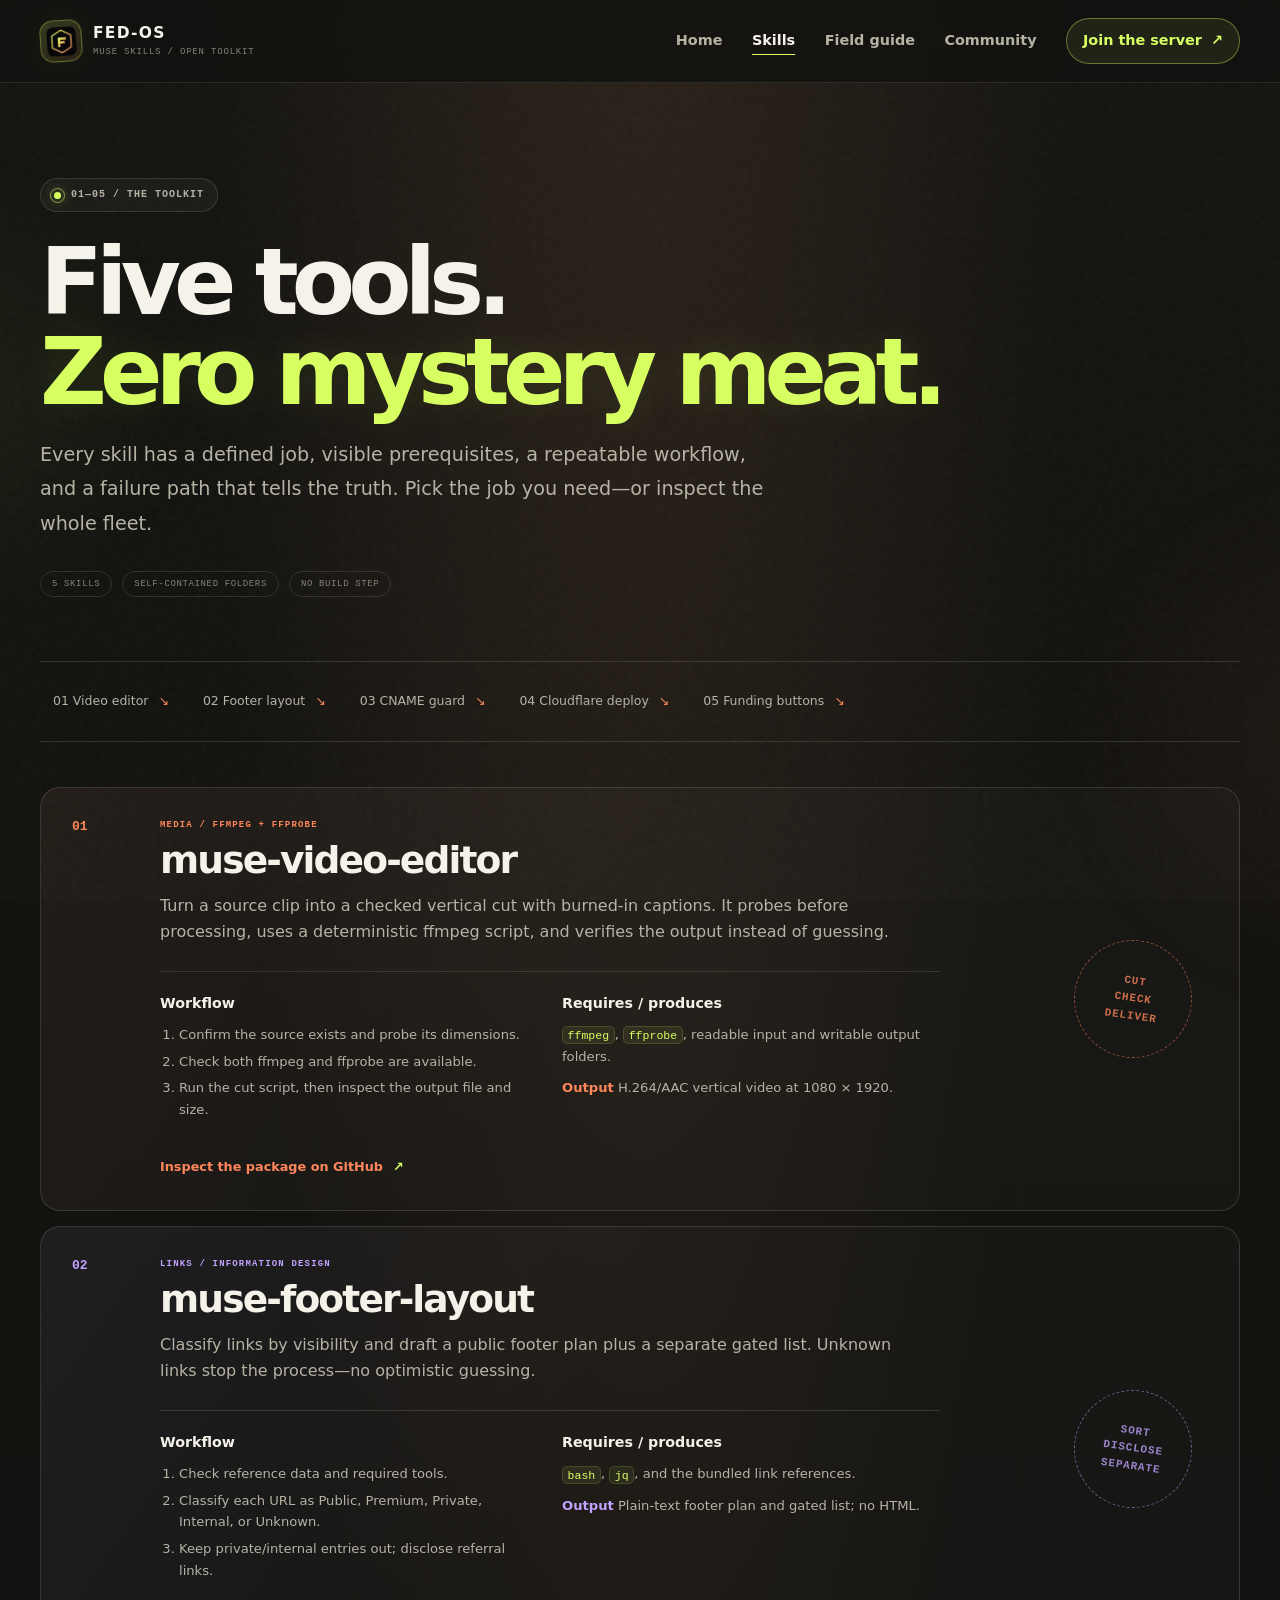
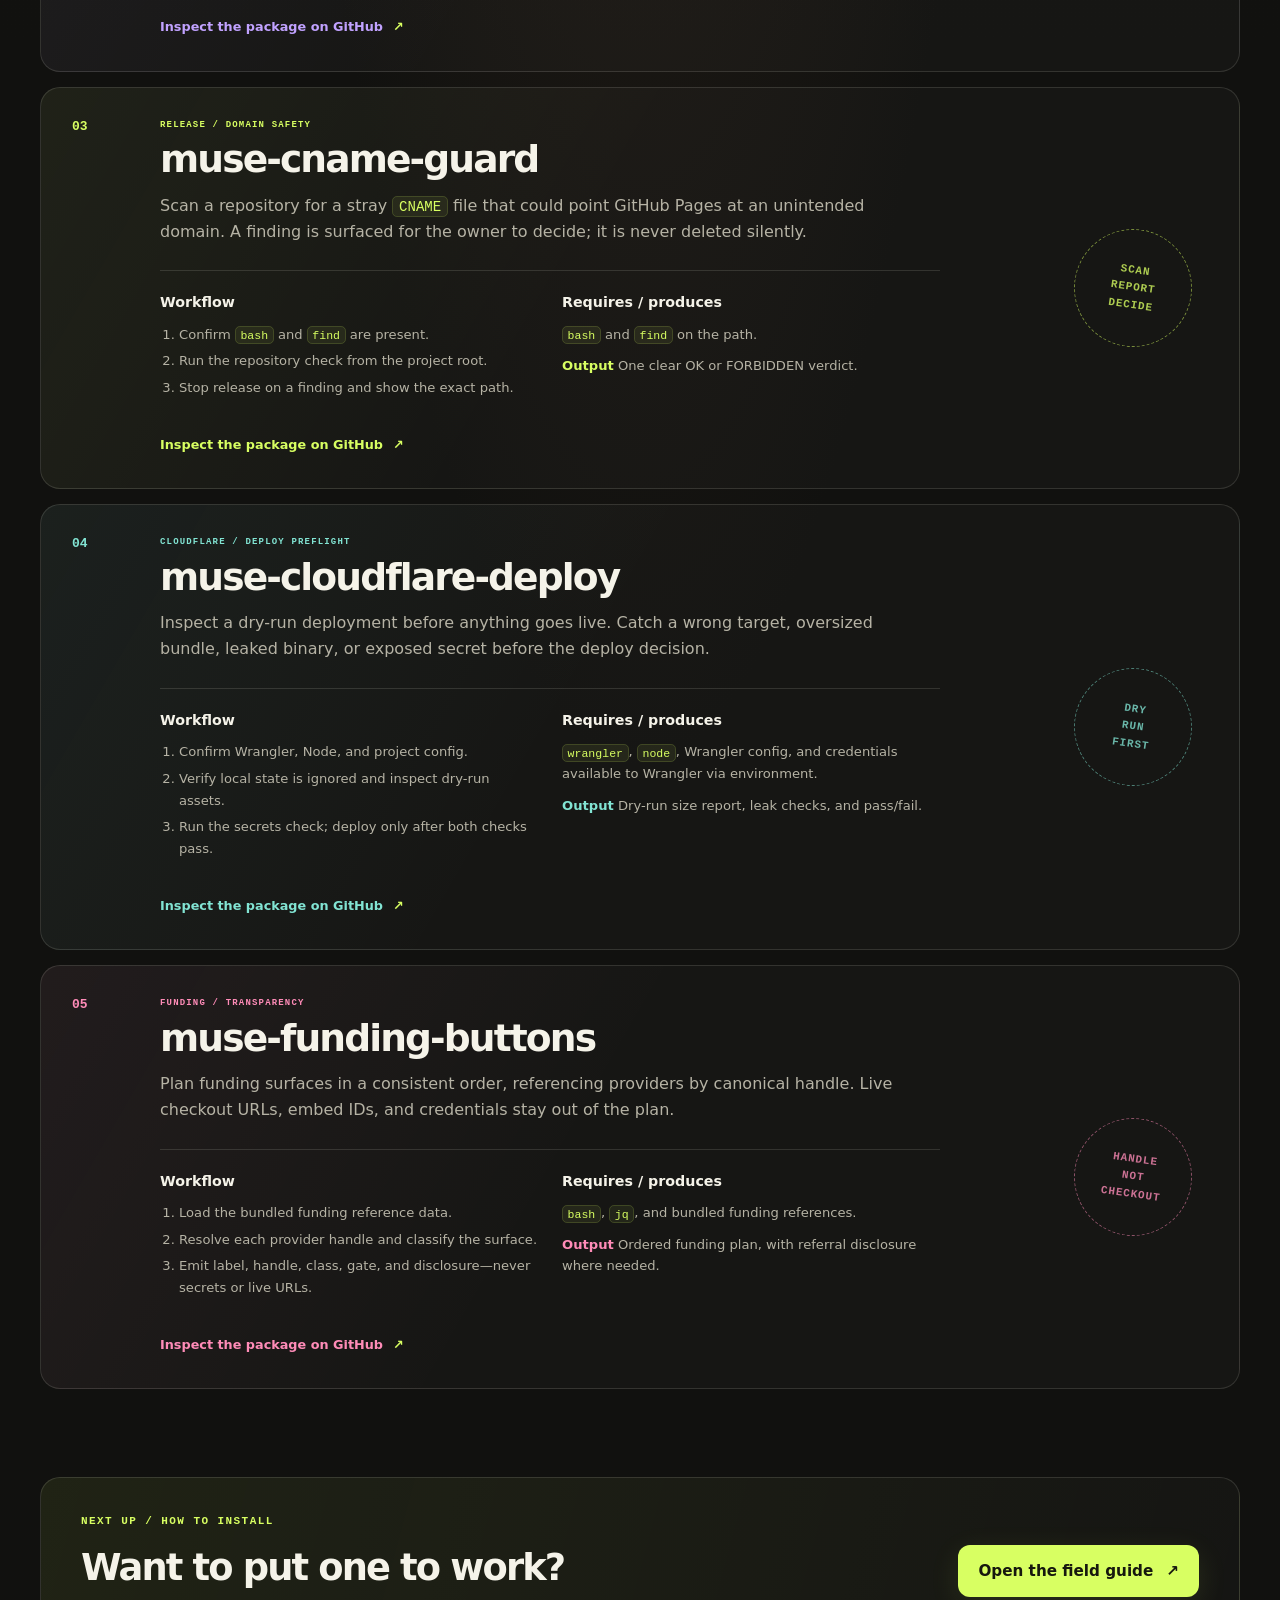
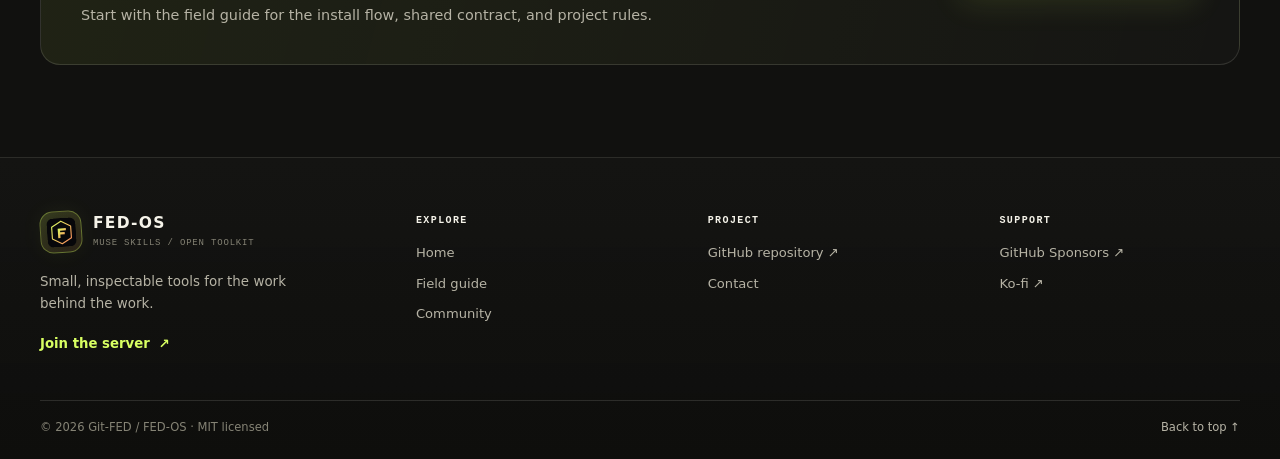
<file: skills.html>
<!doctype html>
<html lang="en">
<head>
  <meta charset="utf-8" /><meta name="viewport" content="width=device-width, initial-scale=1" />
  <meta name="theme-color" content="#11110f" /><meta name="description" content="Browse the five FED-OS Muse skills, including prerequisites, workflows and outputs." />
  <title>The Skills — FED-OS Muse Skills</title>
  <link rel="icon" type="image/svg+xml" href="assets/images/favicon.svg" /><link rel="icon" type="image/x-icon" href="assets/images/favicon.ico" /><link rel="apple-touch-icon" href="assets/images/favicon.png" /><link rel="stylesheet" href="assets/css/main.css" />
</head>
<body>
  <a class="skip-link" href="#main">Skip to content</a><div class="ambient ambient-one" aria-hidden="true"></div><div class="ambient ambient-two" aria-hidden="true"></div><div class="noise" aria-hidden="true"></div>
  <header class="site-header"><div class="wrap header-inner"><a class="brand" href="index.html" aria-label="FED-OS Muse Skills home"><span class="brand-mark"><img src="assets/images/logo.svg" alt="" width="36" height="36" /></span><span class="brand-copy"><strong>FED-OS</strong><small>MUSE SKILLS / OPEN TOOLKIT</small></span></a><button class="nav-toggle" type="button" aria-expanded="false" aria-controls="primary-nav" aria-label="Open navigation"><span></span><span></span></button><nav class="nav" id="primary-nav" aria-label="Primary navigation"><a href="index.html">Home</a><a href="skills.html" aria-current="page">Skills</a><a href="guide.html">Field guide</a><a href="community.html">Community</a><a class="nav-join" href="https://beta.echoed.gg/invite/65dd48216ed4d23bb2ca" target="_blank" rel="noopener noreferrer">Join the server <span aria-hidden="true">↗</span></a></nav></div></header>
  <main id="main">
    <section class="page-hero wrap" data-reveal><p class="eyebrow"><span class="eyebrow-pulse"></span> 01—05 / THE TOOLKIT</p><h1>Five tools.<br /><span class="headline-accent">Zero mystery meat.</span></h1><p class="hero-lede">Every skill has a defined job, visible prerequisites, a repeatable workflow, and a failure path that tells the truth. Pick the job you need—or inspect the whole fleet.</p><div class="page-hero-meta"><span>5 SKILLS</span><span>SELF-CONTAINED FOLDERS</span><span>NO BUILD STEP</span></div></section>
    <div class="wrap skill-jump" aria-label="Jump to a skill"><a href="#video-editor">01 Video editor <span>↘</span></a><a href="#footer-layout">02 Footer layout <span>↘</span></a><a href="#cname-guard">03 CNAME guard <span>↘</span></a><a href="#cloudflare-deploy">04 Cloudflare deploy <span>↘</span></a><a href="#funding-buttons">05 Funding buttons <span>↘</span></a></div>
    <section class="detail-list wrap">
      <article class="detail-card detail-orange" id="video-editor" data-reveal><div class="detail-number">01</div><div class="detail-main"><p class="card-label">MEDIA / FFMPEG + FFPROBE</p><h2>muse-video-editor</h2><p class="detail-lede">Turn a source clip into a checked vertical cut with burned-in captions. It probes before processing, uses a deterministic ffmpeg script, and verifies the output instead of guessing.</p><div class="detail-columns"><div><h3>Workflow</h3><ol><li>Confirm the source exists and probe its dimensions.</li><li>Check both ffmpeg and ffprobe are available.</li><li>Run the cut script, then inspect the output file and size.</li></ol></div><div><h3>Requires / produces</h3><p><code>ffmpeg</code>, <code>ffprobe</code>, readable input and writable output folders.</p><p class="output-line"><b>Output</b> H.264/AAC vertical video at 1080 × 1920.</p></div></div><a class="text-link" href="https://github.com/Git-FED/fed-os-muse-skills/tree/main/skills/muse-video-editor" target="_blank" rel="noopener noreferrer">Inspect the package on GitHub <span aria-hidden="true">↗</span></a></div><div class="detail-stamp stamp-orange">CUT<br />CHECK<br />DELIVER</div></article>
      <article class="detail-card detail-violet" id="footer-layout" data-reveal><div class="detail-number">02</div><div class="detail-main"><p class="card-label">LINKS / INFORMATION DESIGN</p><h2>muse-footer-layout</h2><p class="detail-lede">Classify links by visibility and draft a public footer plan plus a separate gated list. Unknown links stop the process—no optimistic guessing.</p><div class="detail-columns"><div><h3>Workflow</h3><ol><li>Check reference data and required tools.</li><li>Classify each URL as Public, Premium, Private, Internal, or Unknown.</li><li>Keep private/internal entries out; disclose referral links.</li></ol></div><div><h3>Requires / produces</h3><p><code>bash</code>, <code>jq</code>, and the bundled link references.</p><p class="output-line"><b>Output</b> Plain-text footer plan and gated list; no HTML.</p></div></div><a class="text-link" href="https://github.com/Git-FED/fed-os-muse-skills/tree/main/skills/muse-footer-layout" target="_blank" rel="noopener noreferrer">Inspect the package on GitHub <span aria-hidden="true">↗</span></a></div><div class="detail-stamp stamp-violet">SORT<br />DISCLOSE<br />SEPARATE</div></article>
      <article class="detail-card detail-lime" id="cname-guard" data-reveal><div class="detail-number">03</div><div class="detail-main"><p class="card-label">RELEASE / DOMAIN SAFETY</p><h2>muse-cname-guard</h2><p class="detail-lede">Scan a repository for a stray <code>CNAME</code> file that could point GitHub Pages at an unintended domain. A finding is surfaced for the owner to decide; it is never deleted silently.</p><div class="detail-columns"><div><h3>Workflow</h3><ol><li>Confirm <code>bash</code> and <code>find</code> are present.</li><li>Run the repository check from the project root.</li><li>Stop release on a finding and show the exact path.</li></ol></div><div><h3>Requires / produces</h3><p><code>bash</code> and <code>find</code> on the path.</p><p class="output-line"><b>Output</b> One clear OK or FORBIDDEN verdict.</p></div></div><a class="text-link" href="https://github.com/Git-FED/fed-os-muse-skills/tree/main/skills/muse-cname-guard" target="_blank" rel="noopener noreferrer">Inspect the package on GitHub <span aria-hidden="true">↗</span></a></div><div class="detail-stamp stamp-lime">SCAN<br />REPORT<br />DECIDE</div></article>
      <article class="detail-card detail-cyan" id="cloudflare-deploy" data-reveal><div class="detail-number">04</div><div class="detail-main"><p class="card-label">CLOUDFLARE / DEPLOY PREFLIGHT</p><h2>muse-cloudflare-deploy</h2><p class="detail-lede">Inspect a dry-run deployment before anything goes live. Catch a wrong target, oversized bundle, leaked binary, or exposed secret before the deploy decision.</p><div class="detail-columns"><div><h3>Workflow</h3><ol><li>Confirm Wrangler, Node, and project config.</li><li>Verify local state is ignored and inspect dry-run assets.</li><li>Run the secrets check; deploy only after both checks pass.</li></ol></div><div><h3>Requires / produces</h3><p><code>wrangler</code>, <code>node</code>, Wrangler config, and credentials available to Wrangler via environment.</p><p class="output-line"><b>Output</b> Dry-run size report, leak checks, and pass/fail.</p></div></div><a class="text-link" href="https://github.com/Git-FED/fed-os-muse-skills/tree/main/skills/muse-cloudflare-deploy" target="_blank" rel="noopener noreferrer">Inspect the package on GitHub <span aria-hidden="true">↗</span></a></div><div class="detail-stamp stamp-cyan">DRY<br />RUN<br />FIRST</div></article>
      <article class="detail-card detail-pink" id="funding-buttons" data-reveal><div class="detail-number">05</div><div class="detail-main"><p class="card-label">FUNDING / TRANSPARENCY</p><h2>muse-funding-buttons</h2><p class="detail-lede">Plan funding surfaces in a consistent order, referencing providers by canonical handle. Live checkout URLs, embed IDs, and credentials stay out of the plan.</p><div class="detail-columns"><div><h3>Workflow</h3><ol><li>Load the bundled funding reference data.</li><li>Resolve each provider handle and classify the surface.</li><li>Emit label, handle, class, gate, and disclosure—never secrets or live URLs.</li></ol></div><div><h3>Requires / produces</h3><p><code>bash</code>, <code>jq</code>, and bundled funding references.</p><p class="output-line"><b>Output</b> Ordered funding plan, with referral disclosure where needed.</p></div></div><a class="text-link" href="https://github.com/Git-FED/fed-os-muse-skills/tree/main/skills/muse-funding-buttons" target="_blank" rel="noopener noreferrer">Inspect the package on GitHub <span aria-hidden="true">↗</span></a></div><div class="detail-stamp stamp-pink">HANDLE<br />NOT<br />CHECKOUT</div></article>
    </section>
    <section class="bottom-cta wrap" data-reveal><div><p class="section-kicker">NEXT UP / HOW TO INSTALL</p><h2>Want to put one to work?</h2><p>Start with the field guide for the install flow, shared contract, and project rules.</p></div><a class="button button-lime" href="guide.html">Open the field guide <span aria-hidden="true">↗</span></a></section>
  </main>
  <footer class="site-footer"><div class="wrap footer-main"><div class="footer-brand"><a class="brand" href="index.html"><span class="brand-mark"><img src="assets/images/logo.svg" alt="" width="36" height="36" /></span><span class="brand-copy"><strong>FED-OS</strong><small>MUSE SKILLS / OPEN TOOLKIT</small></span></a><p>Small, inspectable tools for the work behind the work.</p><a class="footer-server" href="https://beta.echoed.gg/invite/65dd48216ed4d23bb2ca" target="_blank" rel="noopener noreferrer">Join the server <span aria-hidden="true">↗</span></a></div><div class="footer-col"><h3>Explore</h3><a href="index.html">Home</a><a href="guide.html">Field guide</a><a href="community.html">Community</a></div><div class="footer-col"><h3>Project</h3><a href="https://github.com/Git-FED/fed-os-muse-skills" target="_blank" rel="noopener noreferrer">GitHub repository ↗</a><a href="mailto:contact@fedpromptly.com">Contact</a></div><div class="footer-col"><h3>Support</h3><a href="https://github.com/sponsors/Git-FED" target="_blank" rel="noopener noreferrer">GitHub Sponsors ↗</a><a href="https://ko-fi.com/fedpromptly" target="_blank" rel="noopener noreferrer">Ko-fi ↗</a></div></div><div class="wrap footer-bottom"><span>© <span data-year>2026</span> Git-FED / FED-OS · MIT licensed</span><a href="#main" class="back-top">Back to top ↑</a></div></footer>
  <script src="assets/js/app.js" defer></script>
</body>
</html>
</file>
<file: assets/css/main.css>
/* FED-OS Muse Skills — warm, tactile, motion-forward static site. */
:root {
  color-scheme: dark;
  --bg: #11110f;
  --bg-soft: #171714;
  --panel: #1d1d19;
  --panel-raised: #25251f;
  --ink: #f5f3e9;
  --muted: #b6b3a5;
  --quiet: #858375;
  --line: rgba(245, 243, 233, .13);
  --line-strong: rgba(245, 243, 233, .22);
  --lime: #d8ff62;
  --orange: #ff875b;
  --violet: #c1a2ff;
  --cyan: #82e4d3;
  --pink: #ff8cb8;
  --radius: 20px;
  --maxw: 1200px;
  --font: Inter, ui-sans-serif, system-ui, -apple-system, BlinkMacSystemFont, "Segoe UI", sans-serif;
  --mono: "SFMono-Regular", Consolas, "Liberation Mono", monospace;
}
* { box-sizing: border-box; }
html { scroll-behavior: smooth; scroll-padding-top: 100px; }
body {
  isolation: isolate;
  position: relative;
  min-width: 320px;
  margin: 0;
  overflow-x: hidden;
  background: var(--bg);
  background-image: radial-gradient(ellipse at 50% -20%, #30251c 0%, transparent 50%), linear-gradient(180deg, #141411, var(--bg) 45%);
  color: var(--ink);
  font: 16px/1.65 var(--font);
  -webkit-font-smoothing: antialiased;
  text-rendering: optimizeLegibility;
}
body::before {
  position: fixed;
  inset: 0;
  z-index: -2;
  content: "";
  pointer-events: none;
  opacity: .2;
  background-image: linear-gradient(rgba(255,255,255,.045) 1px, transparent 1px), linear-gradient(90deg, rgba(255,255,255,.045) 1px, transparent 1px);
  background-size: 80px 80px;
  mask-image: linear-gradient(to bottom, black 0%, transparent 78%);
}
::selection { color: #11110f; background: var(--lime); }
a { color: inherit; }
button, a { -webkit-tap-highlight-color: transparent; }
.wrap { width: min(100% - 48px, var(--maxw)); margin-inline: auto; }
.ambient { position: fixed; z-index: -1; pointer-events: none; filter: blur(2px); border-radius: 50%; opacity: .38; }
.ambient-one { width: 42vw; height: 42vw; min-width: 380px; min-height: 380px; top: 14vh; left: -25vw; background: radial-gradient(circle, rgba(216,255,98,.13), transparent 68%); animation: drift-one 22s ease-in-out infinite alternate; }
.ambient-two { width: 48vw; height: 48vw; min-width: 420px; min-height: 420px; top: 48vh; right: -28vw; background: radial-gradient(circle, rgba(255,135,91,.14), transparent 68%); animation: drift-two 27s ease-in-out infinite alternate; }
.noise { position: fixed; inset: 0; z-index: -1; pointer-events: none; opacity: .055; background-image: url("data:image/svg+xml,%3Csvg viewBox='0 0 180 180' xmlns='http://www.w3.org/2000/svg'%3E%3Cfilter id='n'%3E%3CfeTurbulence type='fractalNoise' baseFrequency='.88' numOctaves='3' stitchTiles='stitch'/%3E%3C/filter%3E%3Crect width='100%25' height='100%25' filter='url(%23n)' opacity='.56'/%3E%3C/svg%3E"); }
@keyframes drift-one { to { transform: translate3d(15vw, 9vh, 0) scale(1.17); } }
@keyframes drift-two { to { transform: translate3d(-14vw, -12vh, 0) scale(.88); } }
.skip-link { position: fixed; z-index: 1000; top: 12px; left: 12px; padding: 10px 15px; transform: translateY(-160%); border-radius: 8px; background: var(--lime); color: #141510; font-weight: 800; transition: transform .2s ease; }
.skip-link:focus { transform: translateY(0); }
:focus-visible { outline: 3px solid var(--lime); outline-offset: 4px; border-radius: 5px; }

/* Header / navigation */
.site-header { position: sticky; top: 0; z-index: 50; border-bottom: 1px solid rgba(255,255,255,.1); background: rgba(17,17,15,.78); backdrop-filter: blur(18px); -webkit-backdrop-filter: blur(18px); }
.header-inner { display: flex; align-items: center; justify-content: space-between; min-height: 82px; gap: 24px; }
.brand { display: inline-flex; align-items: center; flex: 0 0 auto; gap: 11px; color: var(--ink); text-decoration: none; }
.brand-mark { display: grid; width: 42px; height: 42px; place-items: center; border: 1px solid rgba(216,255,98,.34); border-radius: 13px; background: linear-gradient(145deg, rgba(216,255,98,.15), rgba(255,135,91,.08)); box-shadow: inset 0 0 22px rgba(216,255,98,.06), 0 0 22px rgba(216,255,98,.06); transform: rotate(-4deg); transition: transform .25s ease, box-shadow .25s ease; }
.brand:hover .brand-mark { transform: rotate(5deg) scale(1.06); box-shadow: 0 0 28px rgba(216,255,98,.18); }
.brand-mark img { width: 29px; height: 29px; display: block; }
.brand-copy { display: grid; line-height: 1.1; gap: 5px; }
.brand-copy strong { font-size: .97rem; font-weight: 850; letter-spacing: .08em; }
.brand-copy small { color: var(--quiet); font: 9px/1.2 var(--mono); letter-spacing: .09em; }
.nav { display: flex; align-items: center; gap: clamp(16px, 2.3vw, 31px); }
.nav a { color: var(--muted); font-size: .9rem; font-weight: 650; text-decoration: none; transition: color .18s ease; }
.nav a:hover, .nav a[aria-current="page"] { color: var(--ink); }
.nav a[aria-current="page"]:not(.nav-join) { text-decoration: underline; text-decoration-color: var(--lime); text-underline-offset: 9px; }
.nav .nav-join { display: inline-flex; align-items: center; gap: 9px; padding: 10px 16px; border: 1px solid rgba(216,255,98,.38); border-radius: 999px; background: rgba(216,255,98,.08); color: var(--lime); transition: background .2s ease, transform .2s ease, border-color .2s ease; }
.nav .nav-join:hover { background: rgba(216,255,98,.16); border-color: var(--lime); transform: translateY(-2px); }
.nav-toggle { display: none; width: 44px; height: 42px; padding: 11px; border: 1px solid var(--line); border-radius: 12px; background: var(--panel); cursor: pointer; }
.nav-toggle span { display: block; width: 100%; height: 2px; margin: 4px 0; border-radius: 2px; background: var(--ink); transition: transform .2s ease; }
.nav-toggle[aria-expanded="true"] span:first-child { transform: translateY(3px) rotate(45deg); }
.nav-toggle[aria-expanded="true"] span:last-child { transform: translateY(-3px) rotate(-45deg); }

/* Typography / repeated elements */
.eyebrow, .section-kicker, .card-label { margin: 0; color: var(--lime); font: 700 11px/1.4 var(--mono); letter-spacing: .13em; text-transform: uppercase; }
.eyebrow { display: inline-flex; align-items: center; gap: 10px; padding: 9px 13px; border: 1px solid var(--line); border-radius: 999px; background: rgba(255,255,255,.035); color: var(--muted); font-size: 10px; letter-spacing: .1em; }
.eyebrow-pulse, .status-dot { position: relative; display: inline-block; width: 7px; height: 7px; flex: 0 0 7px; border-radius: 50%; background: var(--lime); box-shadow: 0 0 14px rgba(216,255,98,.8); }
.eyebrow-pulse::after { position: absolute; inset: -4px; content: ""; border: 1px solid rgba(216,255,98,.55); border-radius: inherit; animation: pulse-ring 2.2s ease-out infinite; }
@keyframes pulse-ring { 0% { transform: scale(.65); opacity: .8; } 100% { transform: scale(1.8); opacity: 0; } }
.eyebrow-divider { color: var(--orange); }
h1, h2, h3, p { overflow-wrap: break-word; }
.hero h1, .page-hero h1, .community-hero h1, .not-found h1 { margin: 25px 0 20px; font-size: clamp(3.25rem, 7.2vw, 6.45rem); line-height: .98; letter-spacing: -.075em; font-weight: 880; }
.headline-accent { color: var(--lime); text-shadow: 0 0 38px rgba(216,255,98,.1); }
.text-lime { color: var(--lime); }
.text-orange { color: var(--orange); }
.text-violet { color: var(--violet); }
.hero-lede { max-width: 620px; margin: 0; color: var(--muted); font-size: clamp(1.03rem, 1.6vw, 1.2rem); line-height: 1.8; }
.button { display: inline-flex; align-items: center; justify-content: center; gap: 13px; min-height: 52px; padding: 13px 19px; border: 1px solid transparent; border-radius: 12px; font-weight: 800; font-size: .95rem; line-height: 1.2; text-decoration: none; transition: transform .22s ease, background .22s ease, border-color .22s ease, box-shadow .22s ease; }
.button:hover { transform: translateY(-3px); }
.button-lime { background: var(--lime); color: #16180e; box-shadow: 0 8px 30px rgba(216,255,98,.1); }
.button-lime:hover { background: #e4ff91; box-shadow: 0 12px 34px rgba(216,255,98,.22); }
.button-outline { border-color: var(--line-strong); background: rgba(255,255,255,.025); color: var(--ink); }
.button-outline:hover { border-color: rgba(255,135,91,.65); background: rgba(255,135,91,.08); }
.button-large { min-height: 60px; padding: 17px 22px; font-size: 1.02rem; }
.text-link { display: inline-flex; align-items: center; gap: 10px; color: var(--ink); font-weight: 750; text-decoration: none; }
.text-link span, .text-link:hover { color: var(--lime); }
.text-link span { transition: transform .2s ease; }
.text-link:hover span { transform: translate(3px,-3px); }
.fine-print { margin: 13px 0 0; color: var(--quiet); font-size: .82rem; }

/* Home hero */
.hero { display: grid; grid-template-columns: minmax(0,1fr) minmax(400px,.9fr); align-items: center; gap: 4vw; min-height: 665px; padding-top: 64px; padding-bottom: 74px; }
.hero-copy { position: relative; z-index: 2; }
.hero h1 { max-width: 760px; }
.hero-actions { display: flex; flex-wrap: wrap; gap: 12px; margin-top: 29px; }
.hero-footnote { display: flex; align-items: center; gap: 9px; margin-top: 26px; color: var(--quiet); font-size: .8rem; }
.tiny-spark { color: var(--orange); font-size: 17px; }
.hero-visual { position: relative; display: grid; width: min(100%, 545px); aspect-ratio: 1; place-items: center; justify-self: end; isolation: isolate; }
.hero-visual::before { position: absolute; inset: 15%; z-index: -1; content: ""; border-radius: 50%; background: radial-gradient(circle, rgba(216,255,98,.13), rgba(255,135,91,.08) 35%, transparent 69%); filter: blur(26px); animation: core-breathe 5s ease-in-out infinite alternate; }
@keyframes core-breathe { to { transform: scale(1.18); opacity: .7; } }
.visual-orbit { position: absolute; border: 1px solid rgba(245,243,233,.14); border-radius: 50%; }
.orbit-outer { inset: 6%; border-style: dashed; animation: orbit-spin 72s linear infinite; }
.orbit-inner { inset: 19%; border-color: rgba(216,255,98,.28); box-shadow: 0 0 30px rgba(216,255,98,.045); animation: orbit-spin 42s linear infinite reverse; }
@keyframes orbit-spin { to { transform: rotate(360deg); } }
.orbit-dash { position: absolute; width: 78%; height: 78%; border: 1px solid transparent; border-top-color: rgba(255,135,91,.5); border-radius: 50%; transform: rotate(-35deg); }
.dash-two { width: 57%; height: 57%; border-top-color: rgba(193,162,255,.65); transform: rotate(60deg); }
.orbit-core { position: relative; display: flex; align-items: center; justify-content: center; gap: 8px; width: 147px; height: 147px; border: 1px solid rgba(216,255,98,.45); border-radius: 40px; background: linear-gradient(145deg, rgba(216,255,98,.16), rgba(29,29,25,.92) 54%, rgba(255,135,91,.17)); box-shadow: 0 18px 70px rgba(0,0,0,.38), 0 0 44px rgba(216,255,98,.12), inset 0 0 32px rgba(216,255,98,.1); transform: rotate(-5deg); animation: core-float 5s ease-in-out infinite alternate; }
.orbit-core img { width: 49px; height: 49px; }
.orbit-core b { font-size: 15px; line-height: .95; letter-spacing: .03em; }
.core-glow { position: absolute; inset: -12px; z-index: -1; border: 1px solid rgba(216,255,98,.18); border-radius: 46px; animation: pulse-ring 4s ease-out infinite; }
@keyframes core-float { to { transform: translateY(-9px) rotate(2deg); } }
.orbit-node { position: absolute; z-index: 3; display: grid; grid-template-columns: 32px auto; grid-template-rows: 1fr 1fr; align-items: center; gap: 0 8px; min-width: 142px; padding: 10px 12px; border: 1px solid var(--line-strong); border-radius: 14px; background: rgba(29,29,25,.88); box-shadow: 0 12px 35px rgba(0,0,0,.35); backdrop-filter: blur(12px); animation: node-float 4.8s ease-in-out infinite alternate; }
.orbit-node b { align-self: end; font: 800 10px/1.2 var(--mono); letter-spacing: .06em; }
.orbit-node small { align-self: start; color: var(--muted); font-size: 9px; }
.node-icon { display: grid; grid-row: 1 / span 2; width: 29px; height: 29px; place-items: center; border-radius: 9px; background: rgba(216,255,98,.12); color: var(--lime); font-weight: 800; }
.node-video { top: 13%; left: 26%; transform: rotate(-4deg); animation-delay: -.7s; }
.node-footer { top: 33%; right: -1%; transform: rotate(4deg); animation-delay: -1.8s; }
.node-footer .node-icon { color: var(--violet); background: rgba(193,162,255,.12); }
.node-guard { right: 5%; bottom: 18%; transform: rotate(-3deg); animation-delay: -2.4s; }
.node-guard .node-icon { color: var(--orange); background: rgba(255,135,91,.13); }
.node-deploy { bottom: 7%; left: 22%; transform: rotate(3deg); animation-delay: -1.1s; }
.node-deploy .node-icon { color: var(--cyan); background: rgba(130,228,211,.12); }
.node-fund { top: 48%; left: -2%; transform: rotate(-3deg); animation-delay: -3s; }
.node-fund .node-icon { color: var(--pink); background: rgba(255,140,184,.13); }
@keyframes node-float { to { margin-top: -8px; } }
.visual-label { position: absolute; color: var(--quiet); font: 9px var(--mono); letter-spacing: .13em; }
.label-top { top: 2%; right: 17%; }
.label-bottom { bottom: 2%; right: 21%; display: flex; align-items: center; gap: 8px; }
.label-bottom i { width: 6px; height: 6px; border-radius: 50%; background: var(--lime); box-shadow: 0 0 10px var(--lime); }
.visual-star { position: absolute; color: var(--orange); animation: star-twinkle 3.4s ease-in-out infinite alternate; }
.star-a { top: 24%; right: 18%; font-size: 23px; }
.star-b { bottom: 27%; left: 19%; color: var(--violet); font-size: 18px; animation-delay: -1.7s; }
@keyframes star-twinkle { to { transform: rotate(50deg) scale(.65); opacity: .4; } }
.ticker { overflow: hidden; border-block: 1px solid var(--line); background: rgba(216,255,98,.055); }
.ticker-track { display: flex; align-items: center; justify-content: space-around; gap: 42px; width: max-content; min-width: 200%; padding: 15px 0; color: var(--lime); font: 700 10px var(--mono); letter-spacing: .16em; animation: ticker-scroll 36s linear infinite; }
.ticker-track b { color: var(--orange); font-size: 16px; }
@keyframes ticker-scroll { to { transform: translateX(-50%); } }
.intro-strip { display: grid; grid-template-columns: auto auto auto minmax(220px,1fr); align-items: center; gap: clamp(20px,4vw,56px); padding-top: 39px; padding-bottom: 37px; border-bottom: 1px solid var(--line); }
.intro-stat { display: grid; gap: 2px; }
.intro-stat strong { color: var(--ink); font-size: 27px; line-height: 1; letter-spacing: -.06em; }
.intro-stat:nth-child(2) strong { color: var(--orange); }
.intro-stat:nth-child(3) strong { color: var(--violet); }
.intro-stat span { color: var(--quiet); font: 9px var(--mono); letter-spacing: .04em; text-transform: uppercase; }
.intro-strip > p { max-width: 310px; margin: 0 0 0 auto; color: var(--muted); font-size: .88rem; }

/* Content sections / skill tiles */
.section-block { padding-top: 106px; padding-bottom: 104px; }
.section-heading { display: flex; align-items: end; justify-content: space-between; gap: 24px; margin-bottom: 18px; }
.section-heading h2, .flow-copy h2, .install-grid h2, .community-callout h2, .support-band h2 { margin: 14px 0 0; font-size: clamp(2.25rem, 4.8vw, 4.1rem); line-height: 1.04; letter-spacing: -.065em; }
.section-intro { max-width: 620px; margin: 0 0 31px; color: var(--muted); }
.skill-grid { display: grid; grid-template-columns: repeat(3,minmax(0,1fr)); gap: 14px; }
.skill-card { --accent: var(--lime); position: relative; display: flex; min-height: 286px; flex-direction: column; padding: 23px 24px; overflow: hidden; border: 1px solid var(--line); border-radius: var(--radius); background: linear-gradient(140deg, rgba(255,255,255,.055), rgba(255,255,255,.018) 65%), var(--bg-soft); color: var(--ink); text-decoration: none; transition: transform .28s cubic-bezier(.2,.8,.2,1), border-color .25s ease, background .25s ease, box-shadow .25s ease; }
.skill-card::after { position: absolute; right: -42px; bottom: -78px; width: 170px; height: 170px; content: ""; border: 1px solid color-mix(in srgb, var(--accent) 34%, transparent); border-radius: 50%; box-shadow: 0 0 0 22px color-mix(in srgb, var(--accent) 4%, transparent), 0 0 0 48px color-mix(in srgb, var(--accent) 3%, transparent); opacity: .65; transition: transform .4s ease, opacity .3s ease; }
.skill-card:hover { z-index: 2; transform: translateY(-6px) rotate(-.35deg); border-color: color-mix(in srgb, var(--accent) 53%, var(--line)); box-shadow: 0 18px 45px rgba(0,0,0,.24); }
.skill-card:hover::after { transform: scale(1.2); opacity: 1; }
.card-orange { --accent: var(--orange); }.card-violet { --accent: var(--violet); }.card-lime { --accent: var(--lime); }.card-cyan { --accent: var(--cyan); }.card-pink { --accent: var(--pink); }
.card-top { display: flex; align-items: center; justify-content: space-between; margin-bottom: 24px; }
.card-index { color: var(--quiet); font: 11px var(--mono); }
.card-glyph { display: grid; width: 38px; height: 38px; place-items: center; border: 1px solid color-mix(in srgb, var(--accent) 34%, transparent); border-radius: 12px; background: color-mix(in srgb, var(--accent) 10%, transparent); color: var(--accent); font-size: 19px; }
.skill-card .card-label, .community-card .card-label { color: var(--accent, var(--lime)); font-size: 9px; }
.skill-card h3 { z-index: 1; margin: 7px 0 9px; font-size: 1.37rem; letter-spacing: -.03em; }
.skill-card > p:not(.card-label) { z-index: 1; margin: 0; color: var(--muted); font-size: .9rem; line-height: 1.65; }
.skill-card > a, .skill-card .more-link { z-index: 1; display: inline-flex; align-items: center; gap: 8px; margin-top: auto; padding-top: 22px; color: var(--accent); font-size: .82rem; font-weight: 750; text-decoration: none; }
.card-more { justify-content: center; border-style: dashed; background: rgba(255,255,255,.015); }
.card-more::after { display: none; }
.card-more:hover { border-style: solid; border-color: var(--lime); }
.more-mark { display: grid; width: 48px; height: 48px; place-items: center; margin-bottom: 16px; border: 1px solid var(--line-strong); border-radius: 15px; color: var(--lime); font-size: 28px; }
.card-more h3 { margin-top: 6px; }
.card-more .card-label { color: var(--quiet); }

/* Process band / principles */
.flow-section { position: relative; overflow: hidden; border-block: 1px solid var(--line); background: linear-gradient(110deg, rgba(255,135,91,.075), transparent 38%, rgba(193,162,255,.055)), rgba(255,255,255,.015); }
.flow-section::before { position: absolute; top: -250px; left: 27%; width: 500px; height: 500px; content: ""; border: 1px solid rgba(255,135,91,.12); border-radius: 50%; box-shadow: 0 0 0 45px rgba(255,135,91,.018), 0 0 0 90px rgba(255,135,91,.012); }
.flow-inner { position: relative; display: grid; grid-template-columns: .78fr 1.22fr; gap: clamp(44px, 9vw, 130px); padding-top: 92px; padding-bottom: 92px; }
.flow-copy { max-width: 410px; }
.flow-copy h2 { margin-bottom: 21px; }
.flow-copy > p:not(.section-kicker) { margin-bottom: 25px; color: var(--muted); }
.flow-copy .text-link { color: var(--orange); }
.flow-steps { display: grid; align-content: center; }
.flow-step { display: grid; grid-template-columns: 54px 1fr 38px; align-items: start; gap: 15px; padding: 23px 0; border-bottom: 1px solid var(--line); }
.flow-step:first-child { border-top: 1px solid var(--line); }
.step-number { color: var(--orange); font: 12px var(--mono); }
.flow-step h3 { margin: -3px 0 6px; font-size: 1.12rem; }
.flow-step p { margin: 0; color: var(--muted); font-size: .88rem; }
code { padding: .13em .4em; border: 1px solid rgba(216,255,98,.15); border-radius: 5px; background: rgba(216,255,98,.07); color: var(--lime); font: .88em var(--mono); }
.step-mark { color: var(--orange); font-size: 22px; text-align: right; }
.principle-grid { display: grid; grid-template-columns: repeat(3,minmax(0,1fr)); margin-top: 33px; border-top: 1px solid var(--line); border-left: 1px solid var(--line); }
.principle { min-height: 176px; padding: 22px 23px; border-right: 1px solid var(--line); border-bottom: 1px solid var(--line); background: rgba(255,255,255,.015); transition: background .2s ease; }
.principle:hover { background: rgba(193,162,255,.055); }
.principle > span { color: var(--violet); font: 10px var(--mono); }
.principle h3 { margin: 15px 0 7px; font-size: 1rem; }
.principle p { margin: 0; color: var(--muted); font-size: .84rem; line-height: 1.6; }

/* Install band / CTA */
.install-band { border-block: 1px solid var(--line); background: linear-gradient(110deg, rgba(216,255,98,.075), rgba(255,255,255,.015) 52%, rgba(130,228,211,.045)); }
.install-grid { display: grid; grid-template-columns: .8fr 1.2fr; align-items: center; gap: clamp(42px,8vw,108px); padding-top: 91px; padding-bottom: 91px; }
.install-grid h2 { margin-bottom: 20px; }
.install-copy { max-width: 440px; margin: 0 0 22px; color: var(--muted); }
.terminal-card { overflow: hidden; border: 1px solid rgba(216,255,98,.23); border-radius: 17px; background: #151612; box-shadow: 0 22px 70px rgba(0,0,0,.28); }
.terminal-top { display: flex; align-items: center; gap: 14px; min-height: 49px; padding: 0 17px; border-bottom: 1px solid var(--line); color: var(--quiet); font: 9px var(--mono); letter-spacing: .1em; }
.terminal-dots { display: flex; gap: 5px; }
.terminal-dots i { width: 7px; height: 7px; border-radius: 50%; background: var(--orange); }
.terminal-dots i:nth-child(2) { background: var(--lime); }.terminal-dots i:nth-child(3) { background: var(--violet); }
.copy-button { margin-left: auto; padding: 6px 10px; border: 1px solid var(--line); border-radius: 7px; background: rgba(255,255,255,.03); color: var(--muted); font: 10px var(--mono); cursor: pointer; transition: color .2s ease, border-color .2s ease; }
.copy-button:hover { border-color: var(--lime); color: var(--lime); }
.terminal-card pre, .file-tree pre { overflow-x: auto; margin: 0; padding: 22px; color: #f2edda; font: 12px/2 var(--mono); tab-size: 2; }
.terminal-card pre code, .file-tree pre code { padding: 0; border: 0; background: transparent; color: inherit; font: inherit; }
.terminal-muted { color: var(--lime); }
.terminal-caption { display: flex; align-items: center; gap: 9px; margin: 0; padding: 13px 19px; border-top: 1px solid var(--line); color: var(--quiet); font-size: .75rem; }
.terminal-caption code { color: var(--muted); }
.community-callout { position: relative; display: flex; align-items: center; justify-content: space-between; gap: 35px; min-height: 280px; margin-top: 93px; margin-bottom: 93px; padding: clamp(30px,6vw,64px); overflow: hidden; border: 1px solid rgba(255,135,91,.35); border-radius: 25px; background: radial-gradient(ellipse at 90% 20%, rgba(255,135,91,.15), transparent 42%), linear-gradient(125deg, #222019, #171714 68%); }
.community-callout > div:not(.callout-decoration) { position: relative; z-index: 1; max-width: 610px; }
.community-callout .section-kicker { color: var(--orange); }
.community-callout h2 { margin-bottom: 13px; }
.community-callout p:not(.section-kicker) { max-width: 520px; margin: 0; color: var(--muted); }
.community-callout .button { position: relative; z-index: 2; flex: 0 0 auto; }
.callout-decoration { position: absolute; top: -74px; right: 14%; width: 260px; height: 260px; border: 1px solid rgba(255,135,91,.16); border-radius: 50%; box-shadow: 0 0 0 35px rgba(255,135,91,.035), 0 0 0 72px rgba(255,135,91,.022); animation: orbit-spin 70s linear infinite; }
.callout-decoration span { position: absolute; color: var(--orange); font-size: 20px; }.callout-decoration span:nth-child(1) { top: 19px; left: 40%; }.callout-decoration span:nth-child(2) { right: 2px; bottom: 80px; color: var(--violet); }.callout-decoration span:nth-child(3) { bottom: 2px; left: 24%; color: var(--lime); }

/* Inner page headings and jump navigation */
.page-hero { padding-top: 95px; padding-bottom: 64px; }
.page-hero h1 { max-width: 920px; }
.page-hero .hero-lede { max-width: 730px; }
.page-hero-meta { display: flex; flex-wrap: wrap; gap: 10px; margin-top: 30px; }
.page-hero-meta span { padding: 7px 11px; border: 1px solid var(--line); border-radius: 999px; color: var(--quiet); font: 9px var(--mono); letter-spacing: .07em; }
.skill-jump { display: flex; flex-wrap: wrap; gap: 8px; padding-top: 19px; padding-bottom: 19px; border-block: 1px solid var(--line); }
.skill-jump a { display: inline-flex; align-items: center; gap: 10px; padding: 9px 12px; border: 1px solid transparent; border-radius: 999px; color: var(--muted); font-size: .78rem; text-decoration: none; transition: color .2s ease, border-color .2s ease; }
.skill-jump a:hover { border-color: var(--line-strong); color: var(--lime); }
.skill-jump span { color: var(--orange); }
.detail-list { display: grid; gap: 15px; padding-top: 45px; padding-bottom: 80px; }
.detail-card { --accent: var(--lime); position: relative; display: grid; grid-template-columns: 68px minmax(0,1fr) 150px; gap: 20px; padding: 31px; overflow: hidden; border: 1px solid var(--line); border-radius: var(--radius); background: linear-gradient(120deg, color-mix(in srgb, var(--accent) 5%, transparent), transparent 45%), rgba(255,255,255,.025); scroll-margin-top: 112px; }
.detail-orange { --accent: var(--orange); }.detail-violet { --accent: var(--violet); }.detail-lime { --accent: var(--lime); }.detail-cyan { --accent: var(--cyan); }.detail-pink { --accent: var(--pink); }
.detail-number { color: var(--accent); font: 700 13px var(--mono); }
.detail-main { min-width: 0; }
.detail-main .card-label { color: var(--accent); font-size: 9px; }
.detail-main h2 { margin: 7px 0 11px; font-size: clamp(1.7rem,3vw,2.35rem); line-height: 1.15; letter-spacing: -.05em; }
.detail-lede { max-width: 740px; margin: 0; color: var(--muted); }
.detail-columns { display: grid; grid-template-columns: 1fr 1fr; gap: 24px; max-width: 780px; margin: 25px 0 22px; padding-top: 20px; border-top: 1px solid var(--line); }
.detail-columns h3 { margin: 0 0 9px; font-size: .89rem; }
.detail-columns p, .detail-columns ol { margin: 0 0 10px; color: var(--muted); font-size: .82rem; }
.detail-columns ol { padding-left: 19px; }
.detail-columns li { margin-bottom: 5px; }
.output-line b { color: var(--accent); }
.detail-main .text-link { color: var(--accent); font-size: .8rem; }
.detail-stamp { align-self: center; justify-self: center; display: grid; width: 118px; height: 118px; place-content: center; border: 1px dashed color-mix(in srgb, var(--accent) 65%, transparent); border-radius: 50%; color: var(--accent); font: 800 11px/1.55 var(--mono); letter-spacing: .08em; text-align: center; transform: rotate(8deg); opacity: .78; }
.stamp-orange { color: var(--orange); }.stamp-violet { color: var(--violet); }.stamp-lime { color: var(--lime); }.stamp-cyan { color: var(--cyan); }.stamp-pink { color: var(--pink); }
.bottom-cta { display: flex; align-items: center; justify-content: space-between; gap: 28px; margin-top: 8px; margin-bottom: 92px; padding: 36px 40px; border: 1px solid var(--line); border-radius: 20px; background: linear-gradient(105deg, rgba(216,255,98,.08), rgba(255,255,255,.02)); }
.bottom-cta h2 { margin: 9px 0 5px; font-size: clamp(1.5rem,3vw,2.3rem); letter-spacing: -.05em; }
.bottom-cta p:not(.section-kicker) { margin: 0; color: var(--muted); font-size: .9rem; }

/* Guide */
.guide-layout { display: grid; grid-template-columns: 205px minmax(0,1fr); align-items: start; gap: clamp(35px,7vw,90px); padding-bottom: 85px; }
.guide-rail { position: sticky; top: 112px; display: grid; gap: 3px; padding: 19px 0; border-top: 1px solid var(--line); border-bottom: 1px solid var(--line); }
.guide-rail .section-kicker { margin-bottom: 10px; color: var(--orange); font-size: 9px; }
.guide-rail a { padding: 8px 0; color: var(--muted); font-size: .82rem; text-decoration: none; transition: color .2s ease, padding .2s ease; }
.guide-rail a:hover { padding-left: 5px; color: var(--lime); }
.guide-content { min-width: 0; }
.guide-section { padding: 0 0 58px; margin: 0 0 54px; border-bottom: 1px solid var(--line); scroll-margin-top: 108px; }
.guide-section:last-child { margin-bottom: 0; }
.guide-section .section-kicker { color: var(--orange); }
.guide-section h2 { margin: 12px 0 14px; font-size: clamp(2rem,4vw,3rem); line-height: 1.08; letter-spacing: -.06em; }
.guide-section > p:not(.section-kicker) { max-width: 760px; color: var(--muted); }
.guide-terminal { margin: 23px 0 17px; }
.guide-terminal pre { font-size: 11px; line-height: 1.9; }
.note-card { display: flex; gap: 13px; margin: 16px 0 21px; padding: 15px 16px; border: 1px solid rgba(130,228,211,.19); border-radius: 12px; background: rgba(130,228,211,.045); }
.note-mark { display: grid; width: 22px; height: 22px; flex: 0 0 22px; place-items: center; border-radius: 50%; background: rgba(130,228,211,.16); color: var(--cyan); font-weight: 850; font-size: 13px; }
.note-card p { margin: 0; color: var(--muted); font-size: .84rem; }
.note-card b { color: var(--ink); }
.file-tree { margin-top: 25px; overflow: hidden; border: 1px solid var(--line); border-radius: 15px; background: #161713; }
.tree-title { display: flex; justify-content: space-between; padding: 12px 17px; border-bottom: 1px solid var(--line); color: var(--quiet); font: 9px var(--mono); letter-spacing: .09em; }
.file-tree pre { font-size: 11px; line-height: 1.9; }
.file-tree pre i { color: var(--quiet); font-style: normal; }
.guide-callout { margin-top: 17px; padding: 16px 18px; border-left: 3px solid var(--violet); background: rgba(193,162,255,.05); color: var(--ink) !important; }
.rule-list { margin: 27px 0 22px; border-top: 1px solid var(--line); }
.rule-list article { display: grid; grid-template-columns: 45px 1fr; gap: 10px; padding: 17px 0; border-bottom: 1px solid var(--line); }
.rule-list article > b { color: var(--violet); font: 11px var(--mono); }
.rule-list h3 { margin: 0 0 4px; font-size: .95rem; }
.rule-list p { margin: 0; color: var(--muted); font-size: .85rem; }
.faq-list { margin-top: 24px; border-top: 1px solid var(--line); }
.faq-list details { padding: 16px 2px; border-bottom: 1px solid var(--line); }
.faq-list summary { position: relative; padding-right: 35px; color: var(--ink); font-weight: 750; cursor: pointer; list-style: none; }
.faq-list summary::-webkit-details-marker { display: none; }
.faq-list summary::after { position: absolute; top: 0; right: 4px; content: "+"; color: var(--lime); font: 20px var(--mono); transition: transform .2s ease; }
.faq-list details[open] summary::after { transform: rotate(45deg); }
.faq-list details p { max-width: 760px; margin: 10px 0 0; color: var(--muted); font-size: .88rem; }
.reading-grid { display: grid; grid-template-columns: repeat(3,1fr); gap: 11px; margin-top: 22px; }
.reading-grid a { display: grid; align-content: start; gap: 10px; padding: 17px; border: 1px solid var(--line); border-radius: 13px; background: rgba(255,255,255,.02); text-decoration: none; transition: border-color .2s ease, transform .2s ease; }
.reading-grid a:hover { transform: translateY(-3px); border-color: var(--lime); }
.reading-grid b { font-size: .86rem; }
.reading-grid span { color: var(--muted); font-size: .75rem; }

/* Community */
.community-hero { position: relative; display: grid; grid-template-columns: 1fr .9fr; align-items: center; gap: 6vw; min-height: 590px; padding-top: 56px; padding-bottom: 65px; }
.community-hero-copy { position: relative; z-index: 2; }
.community-hero .hero-lede { max-width: 610px; margin-bottom: 26px; }
.community-art { position: relative; display: grid; width: min(100%,480px); aspect-ratio: 1; place-items: center; justify-self: end; }
.community-ring { position: absolute; inset: 10%; border: 1px solid rgba(255,135,91,.32); border-radius: 50%; box-shadow: 0 0 36px rgba(255,135,91,.05); animation: orbit-spin 42s linear infinite; }
.ring-b { inset: 22%; border-color: rgba(193,162,255,.38); animation-duration: 29s; animation-direction: reverse; }
.ring-c { inset: 34%; border: 1px dashed rgba(216,255,98,.48); animation-duration: 54s; }
.community-spark { display: grid; width: 138px; height: 138px; place-items: center; border: 1px solid rgba(216,255,98,.38); border-radius: 44px; background: radial-gradient(circle, rgba(216,255,98,.18), rgba(255,135,91,.1) 60%, #1d1d19); box-shadow: 0 0 65px rgba(216,255,98,.14); color: var(--lime); font-size: 56px; animation: core-float 5s ease-in-out infinite alternate; }
.community-orbit-tag { position: absolute; padding: 8px 12px; border: 1px solid var(--line-strong); border-radius: 999px; background: rgba(29,29,25,.9); color: var(--ink); font: 9px var(--mono); letter-spacing: .12em; }
.tag-a { top: 18%; left: 15%; color: var(--lime); }.tag-b { top: 44%; right: 4%; color: var(--orange); }.tag-c { bottom: 15%; left: 24%; color: var(--violet); }
.community-details { padding-top: 70px; padding-bottom: 78px; border-top: 1px solid var(--line); }
.community-grid { display: grid; grid-template-columns: repeat(3,1fr); gap: 14px; margin-top: 27px; }
.community-card { --accent: var(--lime); min-height: 290px; padding: 24px; border: 1px solid var(--line); border-radius: var(--radius); background: rgba(255,255,255,.025); transition: transform .25s ease, border-color .25s ease; }
.community-card:hover { transform: translateY(-5px); border-color: color-mix(in srgb, var(--accent) 48%, transparent); }
.community-card:nth-child(2) { --accent: var(--violet); }.community-card:nth-child(3) { --accent: var(--orange); }
.community-icon { display: grid; width: 42px; height: 42px; place-items: center; margin-bottom: 22px; border-radius: 13px; background: color-mix(in srgb, var(--accent) 12%, transparent); color: var(--accent); font-size: 19px; }
.community-card .card-label { color: var(--accent); font-size: 9px; }
.community-card h3 { margin: 7px 0 8px; font-size: 1.24rem; }
.community-card > p:not(.card-label) { min-height: 68px; margin: 0 0 18px; color: var(--muted); font-size: .85rem; }
.community-card > a, .social-links a { color: var(--accent); font-size: .82rem; font-weight: 750; text-decoration: none; }
.social-links { display: flex; flex-wrap: wrap; gap: 10px 15px; }
.support-band { display: flex; align-items: center; justify-content: space-between; gap: 40px; padding: 37px 40px; border: 1px solid var(--line); border-radius: 20px; background: linear-gradient(105deg, rgba(193,162,255,.075), rgba(255,255,255,.02)); }
.support-band h2 { margin: 9px 0 7px; font-size: clamp(1.7rem,3.4vw,2.8rem); }
.support-band p:not(.section-kicker) { max-width: 630px; margin: 0; color: var(--muted); font-size: .9rem; }
.support-actions { display: flex; flex: 0 0 auto; flex-wrap: wrap; gap: 9px; }
.support-actions .button { min-height: 44px; padding: 10px 14px; font-size: .82rem; }
.referral-note { display: grid; grid-template-columns: 38px 1fr auto; align-items: center; gap: 17px; margin-top: 25px; margin-bottom: 85px; padding: 18px 20px; border: 1px solid rgba(255,135,91,.18); border-radius: 15px; background: rgba(255,135,91,.035); }
.referral-mark { display: grid; width: 30px; height: 30px; place-items: center; border-radius: 50%; background: rgba(255,135,91,.14); color: var(--orange); font-weight: 900; }
.referral-note p { margin: 0; color: var(--muted); font-size: .82rem; }
.referral-note b { color: var(--ink); }
.referral-note > a { color: var(--orange); font-size: .8rem; font-weight: 750; text-decoration: none; white-space: nowrap; }

/* 404 */
.not-found { position: relative; min-height: 590px; padding-top: 118px; padding-bottom: 100px; }
.not-found h1 { max-width: 770px; }
.not-found .hero-lede { max-width: 600px; }
.not-found .hero-actions { margin-top: 25px; }
.error-orbit { position: absolute; top: 95px; right: 10%; display: flex; align-items: center; gap: 3px; color: rgba(216,255,98,.15); font: 900 clamp(5rem,14vw,11rem)/1 var(--font); letter-spacing: -.1em; }
.error-orbit i { display: grid; width: .9em; height: .9em; place-items: center; border: 1px dashed rgba(255,135,91,.45); border-radius: 50%; color: var(--orange); font-size: .3em; font-style: normal; animation: orbit-spin 25s linear infinite; }
.not-found-links { display: flex; gap: 20px; margin-top: 29px; }
.not-found-links a { color: var(--muted); font-size: .85rem; text-decoration-color: rgba(216,255,98,.4); text-underline-offset: 4px; }
.not-found-links a:hover { color: var(--lime); }

/* Footer: structured and useful, with room to breathe */
.site-footer { margin-top: 40px; border-top: 1px solid var(--line); background: linear-gradient(180deg, rgba(255,255,255,.015), rgba(0,0,0,.17)); }
.footer-main { display: grid; grid-template-columns: 1.35fr 1fr 1fr 1fr; gap: clamp(25px,4vw,58px); padding-top: 53px; padding-bottom: 43px; }
.footer-brand p { max-width: 250px; margin: 16px 0 15px; color: var(--muted); font-size: .84rem; }
.footer-server { display: inline-flex; align-items: center; gap: 9px; color: var(--lime); font-size: .83rem; font-weight: 750; text-decoration: none; }
.footer-col { display: grid; align-content: start; gap: 9px; }
.footer-col h3 { margin: 4px 0 7px; color: var(--ink); font: 700 10px var(--mono); letter-spacing: .14em; text-transform: uppercase; }
.footer-col a { width: fit-content; color: var(--muted); font-size: .82rem; text-decoration: none; transition: color .18s ease, transform .18s ease; }
.footer-col a:hover { transform: translateX(3px); color: var(--lime); }
.footer-support p { margin: 0 0 4px; color: var(--quiet); font-size: .79rem; }
.footer-bottom { display: flex; align-items: flex-start; justify-content: space-between; gap: 20px; padding-top: 17px; padding-bottom: 22px; border-top: 1px solid var(--line); color: var(--quiet); font-size: .72rem; }
.footer-muse { display: inline-grid; justify-items: end; gap: 3px; text-align: right; }
.footer-muse a { color: var(--muted); text-decoration: underline; text-underline-offset: 3px; }
.footer-muse code { color: var(--muted); font-size: .9em; }
.disclosure { color: var(--quiet); font-size: .68rem; }
.back-top { color: var(--muted); text-decoration: none; white-space: nowrap; }
.back-top:hover { color: var(--lime); }

/* Progressive reveal: only hide once JS confirms it is available. */
.js-ready [data-reveal] { opacity: 0; transform: translateY(20px); transition: opacity .72s cubic-bezier(.2,.75,.25,1), transform .72s cubic-bezier(.2,.75,.25,1); }
.js-ready [data-reveal].is-revealed { opacity: 1; transform: none; }
.js-ready [data-reveal].is-revealed:nth-child(3n+2) { transition-delay: .06s; }
.js-ready [data-reveal].is-revealed:nth-child(3n+3) { transition-delay: .12s; }

/* Responsive layouts */
@media (max-width: 980px) {
  .hero { grid-template-columns: 1.1fr .9fr; gap: 15px; min-height: 600px; }
  .hero-visual { width: 112%; margin-right: -5%; }
  .orbit-node { min-width: 124px; padding: 8px 9px; }
  .node-video { left: 20%; }.node-footer { right: -3%; }.node-fund { left: -5%; }
  .footer-main { grid-template-columns: 1.2fr 1fr 1fr; }
  .footer-support { grid-column: 2 / 4; grid-template-columns: auto auto auto; align-items: center; }
  .footer-support h3 { margin: 0; }.footer-support p { margin: 0; }
  .guide-layout { grid-template-columns: 170px minmax(0,1fr); gap: 35px; }
}
@media (max-width: 760px) {
  .wrap { width: min(100% - 36px, var(--maxw)); }
  .header-inner { min-height: 72px; }
  .js-ready .nav-toggle { display: block; }
  .js-ready .nav { position: absolute; top: calc(100% + 1px); right: 18px; left: 18px; display: none; align-items: stretch; gap: 2px; padding: 12px; border: 1px solid var(--line-strong); border-radius: 15px; background: rgba(23,23,20,.97); box-shadow: 0 18px 40px rgba(0,0,0,.35); }
  .js-ready .nav.is-open { display: flex; flex-direction: column; }
  .js-ready .nav a { padding: 11px 12px; }
  .js-ready .nav a[aria-current="page"]:not(.nav-join) { text-decoration: none; color: var(--lime); }
  .js-ready .nav .nav-join { justify-content: center; margin-top: 6px; }
  .nav:not(.is-open) { display: flex; flex-wrap: wrap; justify-content: flex-end; gap: 6px 16px; }
  .hero { grid-template-columns: 1fr; min-height: auto; padding-top: 69px; padding-bottom: 36px; }
  .hero h1, .page-hero h1, .community-hero h1, .not-found h1 { font-size: clamp(3.1rem, 12vw, 5.4rem); }
  .hero-visual { justify-self: center; width: min(100%, 490px); margin: 12px auto 6px; }
  .intro-strip { grid-template-columns: repeat(3,1fr); gap: 17px; padding-top: 28px; padding-bottom: 28px; }
  .intro-strip > p { grid-column: 1 / -1; max-width: 520px; margin: 7px 0 0; }
  .section-block { padding-top: 75px; padding-bottom: 75px; }
  .skill-grid { grid-template-columns: repeat(2,minmax(0,1fr)); }
  .skill-card { min-height: 260px; padding: 19px; }
  .flow-inner, .install-grid { grid-template-columns: 1fr; gap: 36px; padding-top: 72px; padding-bottom: 72px; }
  .flow-copy { max-width: 550px; }
  .principle-grid { grid-template-columns: repeat(2,minmax(0,1fr)); }
  .community-callout { align-items: flex-start; flex-direction: column; min-height: auto; margin-top: 68px; margin-bottom: 68px; padding: 34px; }
  .community-callout .button { align-self: flex-start; }
  .page-hero { padding-top: 69px; padding-bottom: 45px; }
  .skill-jump { gap: 3px; }
  .skill-jump a { padding: 8px; font-size: .72rem; }
  .detail-card { grid-template-columns: 39px minmax(0,1fr); padding: 24px 20px; gap: 12px; }
  .detail-stamp { display: none; }
  .detail-columns { gap: 16px; }
  .guide-layout { grid-template-columns: 1fr; gap: 28px; }
  .guide-rail { position: relative; top: auto; display: flex; flex-wrap: wrap; gap: 4px 15px; padding: 12px 0; }
  .guide-rail .section-kicker { width: 100%; margin: 0; }
  .guide-rail a { padding: 4px 0; }
  .community-hero { grid-template-columns: 1fr; min-height: auto; padding-top: 70px; padding-bottom: 40px; }
  .community-art { justify-self: center; width: min(100%,390px); }
  .community-grid { grid-template-columns: 1fr 1fr; }
  .community-card:last-child { grid-column: 1 / -1; }
  .support-band { align-items: flex-start; flex-direction: column; gap: 22px; }
  .reading-grid { grid-template-columns: 1fr; }
  .error-orbit { top: 70px; right: 4%; opacity: .7; }
}
@media (max-width: 520px) {
  .wrap { width: min(100% - 30px, var(--maxw)); }
  .brand-mark { width: 38px; height: 38px; }
  .brand-copy strong { font-size: .86rem; }.brand-copy small { font-size: 8px; }
  .hero { padding-top: 54px; }
  .hero h1, .page-hero h1, .community-hero h1, .not-found h1 { font-size: clamp(2.8rem, 13vw, 4.1rem); }
  .eyebrow { gap: 8px; font-size: 8px; }
  .hero-actions { align-items: stretch; flex-direction: column; }
  .hero-actions .button { width: 100%; }
  .hero-visual { width: 114%; margin: 0 -7%; }
  .orbit-node { min-width: 108px; grid-template-columns: 27px auto; gap: 0 6px; padding: 7px; }
  .node-icon { width: 25px; height: 25px; }
  .orbit-node b { font-size: 8px; }.orbit-node small { font-size: 8px; }
  .node-video { top: 13%; left: 21%; }.node-footer { top: 34%; right: -3%; }.node-guard { right: 0; bottom: 17%; }.node-deploy { bottom: 8%; left: 18%; }.node-fund { left: -4%; }
  .orbit-core { width: 115px; height: 115px; border-radius: 33px; }.orbit-core img { width: 37px; height: 37px; }.orbit-core b { font-size: 12px; }
  .label-top, .label-bottom { font-size: 7px; }
  .ticker-track { gap: 26px; font-size: 9px; }
  .intro-strip { gap: 12px; }.intro-stat strong { font-size: 23px; }.intro-stat span { font-size: 8px; }
  .section-heading { align-items: flex-start; flex-direction: column; gap: 10px; }
  .section-heading h2, .flow-copy h2, .install-grid h2, .community-callout h2 { font-size: clamp(2rem, 9vw, 3rem); }
  .skill-grid { grid-template-columns: 1fr; }.skill-card { min-height: 240px; }
  .flow-step { grid-template-columns: 38px 1fr 24px; gap: 8px; }
  .principle-grid { grid-template-columns: 1fr; }
  .principle { min-height: unset; }
  .terminal-card pre { padding: 16px; font-size: 10px; line-height: 1.8; }
  .terminal-top { gap: 9px; padding-inline: 12px; font-size: 8px; }
  .community-callout { padding: 27px 23px; }
  .page-hero { padding-top: 58px; }
  .page-hero-meta { gap: 6px; }.page-hero-meta span { font-size: 8px; }
  .skill-jump { display: grid; grid-template-columns: 1fr 1fr; }
  .skill-jump a:last-child { grid-column: 1 / -1; }
  .detail-list { padding-top: 30px; }
  .detail-card { grid-template-columns: 1fr; gap: 7px; padding: 21px 17px; }
  .detail-number { font-size: 10px; }
  .detail-columns { grid-template-columns: 1fr; gap: 9px; margin-top: 19px; }
  .bottom-cta { align-items: flex-start; flex-direction: column; margin-bottom: 65px; padding: 24px; }
  .bottom-cta .button { width: 100%; }
  .guide-section { padding-bottom: 38px; margin-bottom: 38px; }
  .rule-list article { grid-template-columns: 32px 1fr; }
  .file-tree pre { padding: 15px; font-size: 9px; }
  .tree-title { font-size: 8px; }
  .community-art { width: 100%; }
  .community-grid { grid-template-columns: 1fr; }
  .community-card:last-child { grid-column: auto; }
  .community-card { min-height: 0; }
  .community-card > p:not(.card-label) { min-height: 0; }
  .support-band { padding: 26px 21px; }
  .support-actions { width: 100%; }.support-actions .button { flex: 1; }
  .referral-note { grid-template-columns: 30px 1fr; gap: 10px; padding: 15px; }
  .referral-note > a { grid-column: 2; }
  .not-found { min-height: 570px; padding-top: 130px; }
  .error-orbit { top: 38px; right: 0; font-size: 6rem; }
  .not-found .hero-actions { align-items: flex-start; }
  .not-found .hero-actions .button { width: 100%; }
  .not-found-links { flex-direction: column; gap: 9px; }
  .footer-main { grid-template-columns: 1fr 1fr; gap: 31px 20px; padding-top: 38px; padding-bottom: 32px; }
  .footer-brand { grid-column: 1 / -1; }
  .footer-support { grid-column: auto; display: grid; grid-template-columns: 1fr; align-items: start; }
  .footer-support p { margin-bottom: 2px; }
  .footer-bottom { flex-direction: column; gap: 10px; padding-bottom: 20px; }
  .footer-muse { justify-items: start; text-align: left; }
  .back-top { align-self: flex-end; }
}
@media (prefers-reduced-motion: reduce) {
  html { scroll-behavior: auto; }
  *, *::before, *::after { animation-duration: .001ms !important; animation-iteration-count: 1 !important; scroll-behavior: auto !important; transition-duration: .001ms !important; }
  .js-ready [data-reveal] { opacity: 1; transform: none; }
}

/* Final viewport refinements: preserve the intended headline rhythm and keep the
   compact menu collapsed only when its JavaScript controller is active. */
@media (min-width: 761px) {
  .hero h1 { font-size: clamp(3.2rem, 6vw, 5.15rem); }
}
@media (max-width: 760px) {
  .js-ready .nav:not(.is-open) { display: none; }
  html:not(.js-ready) .nav { display: flex; flex-wrap: wrap; justify-content: flex-end; gap: 6px 16px; }
}

/* Keep referral details readable in one compact footer line on wide screens. */
.footer-muse { display: block; max-width: 760px; text-align: right; }
.footer-muse .disclosure { display: block; margin-top: 3px; text-align: right; }
@media (max-width: 520px) {
  .footer-muse { text-align: left; }
  .footer-muse .disclosure { text-align: left; }
}
</file>
